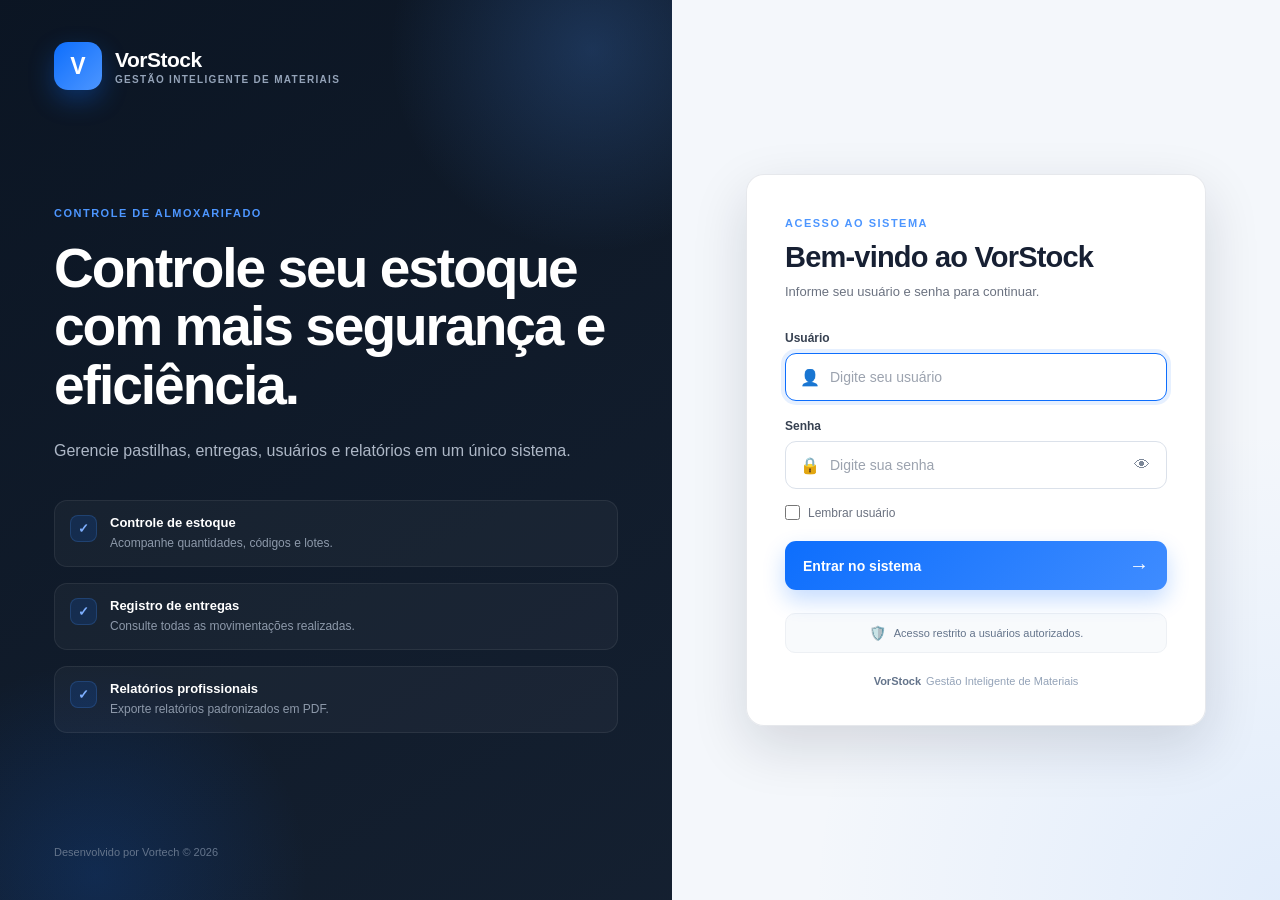
<file: index.html>
<!DOCTYPE html>
<html lang="pt-BR">

<head>
    <meta charset="UTF-8">

    <meta
        name="viewport"
        content="width=device-width, initial-scale=1.0"
    >

    <meta
        name="description"
        content="Acesso ao VorStock — Sistema de Gestão Inteligente de Materiais."
    >

    <title>Login | VorStock</title>

    <link
        rel="stylesheet"
        href="./style.css"
    >
</head>

<body class="login-body">

    <main class="login-container">

        <!-- LADO INSTITUCIONAL -->
        <section class="login-apresentacao">

            <div class="marca">

                <div class="marca-icone">
                    V
                </div>

                <div class="marca-texto">
                    <strong>VorStock</strong>
                    <span>Gestão Inteligente de Materiais</span>
                </div>

            </div>

            <div class="apresentacao-conteudo">

                <span class="apresentacao-etiqueta">
                    CONTROLE DE ALMOXARIFADO
                </span>

                <h1>
                    Controle seu estoque com mais segurança e eficiência.
                </h1>

                <p>
                    Gerencie pastilhas, entregas, usuários e relatórios
                    em um único sistema.
                </p>

                <div class="recursos">

                    <div class="recurso-item">
                        <div class="recurso-icone">
                            ✓
                        </div>

                        <div>
                            <strong>Controle de estoque</strong>

                            <span>
                                Acompanhe quantidades, códigos e lotes.
                            </span>
                        </div>
                    </div>

                    <div class="recurso-item">
                        <div class="recurso-icone">
                            ✓
                        </div>

                        <div>
                            <strong>Registro de entregas</strong>

                            <span>
                                Consulte todas as movimentações realizadas.
                            </span>
                        </div>
                    </div>

                    <div class="recurso-item">
                        <div class="recurso-icone">
                            ✓
                        </div>

                        <div>
                            <strong>Relatórios profissionais</strong>

                            <span>
                                Exporte relatórios padronizados em PDF.
                            </span>
                        </div>
                    </div>

                </div>

            </div>

            <div class="apresentacao-rodape">
                Desenvolvido por Vortech © 2026
            </div>

        </section>


        <!-- ÁREA DE LOGIN -->
        <section class="login-area">

            <div class="login-box">

                <div class="login-cabecalho">

                    <div class="login-logo-mobile">
                        V
                    </div>

                    <span class="login-etiqueta">
                        ACESSO AO SISTEMA
                    </span>

                    <h2>Bem-vindo ao VorStock</h2>

                    <p>
                        Informe seu usuário e senha para continuar.
                    </p>

                </div>


                <form
                    id="formLogin"
                    class="login-formulario"
                    autocomplete="on"
                >

                    <div class="campo-login">

                        <label for="usuario">
                            Usuário
                        </label>

                        <div class="input-container">

                            <span class="input-icone">
                                👤
                            </span>

                            <input
                                type="text"
                                id="usuario"
                                name="usuario"
                                placeholder="Digite seu usuário"
                                autocomplete="username"
                                required
                            >

                        </div>

                    </div>


                    <div class="campo-login">

                        <label for="senha">
                            Senha
                        </label>

                        <div class="input-container">

                            <span class="input-icone">
                                🔒
                            </span>

                            <input
                                type="password"
                                id="senha"
                                name="senha"
                                placeholder="Digite sua senha"
                                autocomplete="current-password"
                                required
                            >

                            <button
                                type="button"
                                id="btnMostrarSenha"
                                class="btn-mostrar-senha"
                                aria-label="Mostrar ou ocultar senha"
                                title="Mostrar senha"
                            >
                                👁
                            </button>

                        </div>

                    </div>


                    <div class="opcoes-login">

                        <label class="lembrar-usuario">

                            <input
                                type="checkbox"
                                id="lembrarUsuario"
                            >

                            <span>Lembrar usuário</span>

                        </label>

                    </div>


                    <button
                        type="submit"
                        id="btnEntrar"
                        class="btn-entrar"
                    >
                        <span>Entrar no sistema</span>

                        <span class="btn-seta">
                            →
                        </span>
                    </button>


                    <div
                        id="erro"
                        class="erro"
                        role="alert"
                        aria-live="polite"
                    ></div>

                </form>


                <div class="login-seguranca">

                    <span class="seguranca-icone">
                        🛡️
                    </span>

                    <span>
                        Acesso restrito a usuários autorizados.
                    </span>

                </div>


                <footer class="login-rodape">

                    <strong>VorStock</strong>

                    <span>
                        Gestão Inteligente de Materiais
                    </span>

                </footer>

            </div>

        </section>

    </main>


    <script src="./login.js"></script>

</body>

</html>
</file>
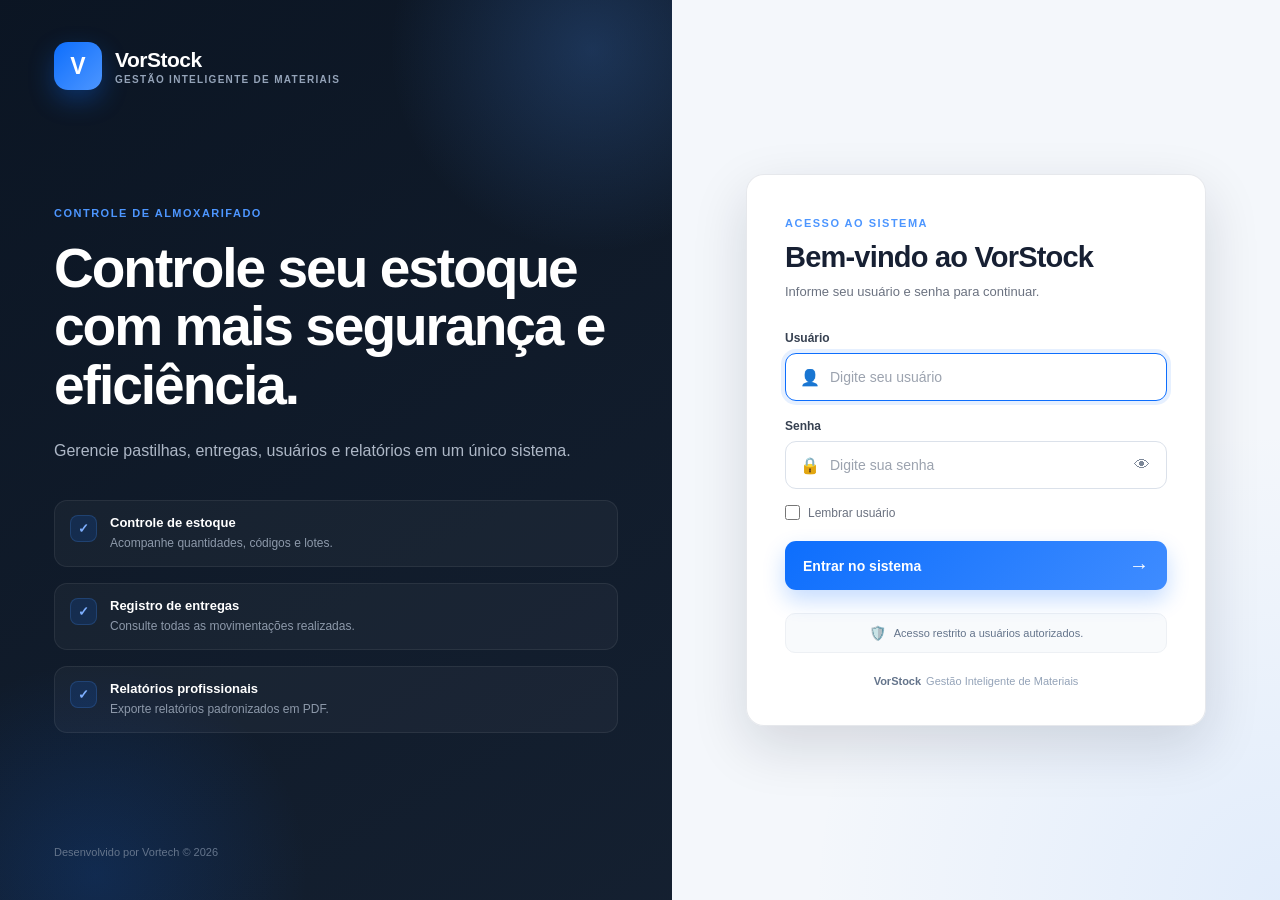
<file: dashboard.html>
<!DOCTYPE html>
<html lang="pt-BR">

<head>
    <meta charset="UTF-8">

    <meta
        name="viewport"
        content="width=device-width, initial-scale=1.0"
    >

    <title>Dashboard | VorStock</title>

    <link rel="stylesheet" href="./dashboard.css">
</head>

<body>

    <!-- =====================================
         SIDEBAR
    ====================================== -->

    <aside class="sidebar">

        <div class="logo-area">

            <div class="logo-icone">
                V
            </div>

            <div class="logo-texto">
                <h2>VorStock</h2>
                <span>Vortech</span>
            </div>

        </div>


        <nav class="menu">

            <p class="menu-titulo">
                MENU PRINCIPAL
            </p>

            


            <a
                href="dashboard.html"
                class="menu-item ativo"
            >
                <span class="menu-icone">⌂</span>
                Dashboard
            </a>


            <a
                href="pastilhas.html"
                class="menu-item"
            >
                <span class="menu-icone">▣</span>
                Estoque
            </a>


            <!--<a
                href="pastilhas.html"
                class="menu-item"
            >
                <span class="menu-icone">＋</span>
                Cadastrar pastilha
            </a>-->


            <a
                href="relatorios.html"
                class="menu-item"
            >
                <span class="menu-icone">▤</span>
                Central de Relatórios
            </a>


            <a
                href="usuarios.html"
                class="menu-item"
            >
                <span class="menu-icone">♙</span>
                Usuários
            </a>

        </nav>


        <div class="sidebar-rodape">

            <div class="usuario-sidebar">

                <div class="avatar">
                    US
                </div>

                <div class="usuario-info">

                    <strong id="nomeUsuario">
                        Usuário
                    </strong>

                    <span>
                        VorStock
                    </span>

                </div>

            </div>


            <button
                type="button"
                id="btnLogout"
                class="btn-logout"
            >
                Sair
            </button>

        </div>

    </aside>


    <!-- =====================================
         CONTEÚDO PRINCIPAL
    ====================================== -->

    <main class="conteudo-principal">

        <!-- TOPO -->

        <header class="topbar">

            <div>

                <p class="topbar-subtitulo">
                    Controle de estoque
                </p>

                <h1>
                    Dashboard
                </h1>

            </div>


            <div class="topbar-data">

                <span>
                    VorStock
                </span>

                <strong>
                    Gestão de Materiais
                </strong>

            </div>

        </header>


        <!-- =====================================
             CARDS
        ====================================== -->

        <section class="cards">

            <article class="card">

                <div class="card-icone">
                    ▤
                </div>

                <div class="card-info">

                    <span>
                        Total de entregas
                    </span>

                    <strong id="totalEntregas">
                        0
                    </strong>

                </div>

            </article>


            <article class="card">

                <div class="card-icone">
                    ♙
                </div>

                <div class="card-info">

                    <span>
                        Operadores atendidos
                    </span>

                    <strong id="totalOperadores">
                        0
                    </strong>

                </div>

            </article>


            <article class="card">

                <div class="card-icone">
                    ▣
                </div>

                <div class="card-info">

                    <span>
                        Pastilhas cadastradas
                    </span>

                    <strong id="totalPastilhas">
                        0
                    </strong>

                </div>

            </article>

        </section>


        <!-- =====================================
             FORMULÁRIO DE ENTREGA
        ====================================== -->

        <section class="painel formulario-painel">

            <div class="painel-cabecalho">

                <div>

                    <span class="painel-etiqueta">
                        MOVIMENTAÇÃO
                    </span>

                    <h2>
                        Registrar entrega
                    </h2>

                    <p>
                        Informe os dados para retirar a quantidade
                        do lote correto no estoque.
                    </p>

                </div>

            </div>


            <div class="formulario-entrega">

                <div class="campo">

                    <label for="operador">
                        Operador
                    </label>

                    <input
                        type="text"
                        id="operador"
                        placeholder="Nome do operador"
                        autocomplete="off"
                    >

                </div>


                <div class="campo">

                    <label for="codigo">
                        Código da pastilha
                    </label>

                    <input
                        type="text"
                        id="codigo"
                        placeholder="Ex.: PA-001"
                        autocomplete="off"
                    >

                </div>


                <div class="campo">

                    <label for="lote">
                        Lote
                    </label>

                    <input
                        type="text"
                        id="lote"
                        placeholder="Informe o lote"
                        autocomplete="off"
                    >

                </div>


                <div class="campo">

                    <label for="quantidade">
                        Quantidade
                    </label>

                    <input
                        type="number"
                        id="quantidade"
                        placeholder="0"
                        min="1"
                        step="1"
                    >

                </div>


                <div class="campo campo-botao">

                    <button
                        type="button"
                        id="btnRegistrar"
                        class="btn-registrar"
                    >
                        Registrar entrega
                    </button>

                </div>

            </div>

        </section>


        <!-- =====================================
             HISTÓRICO
        ====================================== -->

        <section class="painel tabela-painel">

            <div class="painel-cabecalho historico-cabecalho">

                <div>

                    <span class="painel-etiqueta">
                        HISTÓRICO
                    </span>

                    <h2>
                        Entregas registradas
                    </h2>

                    <p>
                        Consulte as movimentações realizadas no sistema.
                    </p>

                </div>


                <div class="campo-pesquisa">

                    <input
                        type="search"
                        id="pesquisa"
                        placeholder="Pesquisar operador, código ou lote"
                        autocomplete="off"
                    >

                </div>

            </div>


            <div class="tabela-container">

                <table>

                    <thead>

                        <tr>

                            <th>Data</th>

                            <th>Hora</th>

                            <th>Operador</th>

                            <th>Código</th>

                            <th>Lote</th>

                            <th>Quantidade</th>

                            <th>Registrado por</th>

                            <th>Ações</th>

                        </tr>

                    </thead>


                    <tbody id="tabelaEntregas">

                        <tr>

                            <td colspan="8">
                                Nenhuma entrega registrada.
                            </td>

                        </tr>

                    </tbody>

                </table>

            </div>

        </section>


        <!-- =====================================
             RODAPÉ
        ====================================== -->

        <footer class="rodape">

            <span>
                VorStock — Gestão Inteligente de Materiais
            </span>

            <span>
                Desenvolvido por Vortech © 2026
            </span>

        </footer>

    </main>


    <!-- =====================================
         JAVASCRIPT
    ====================================== -->

    <script src="./dashboard.js"></script>

</body>

</html>
</file>
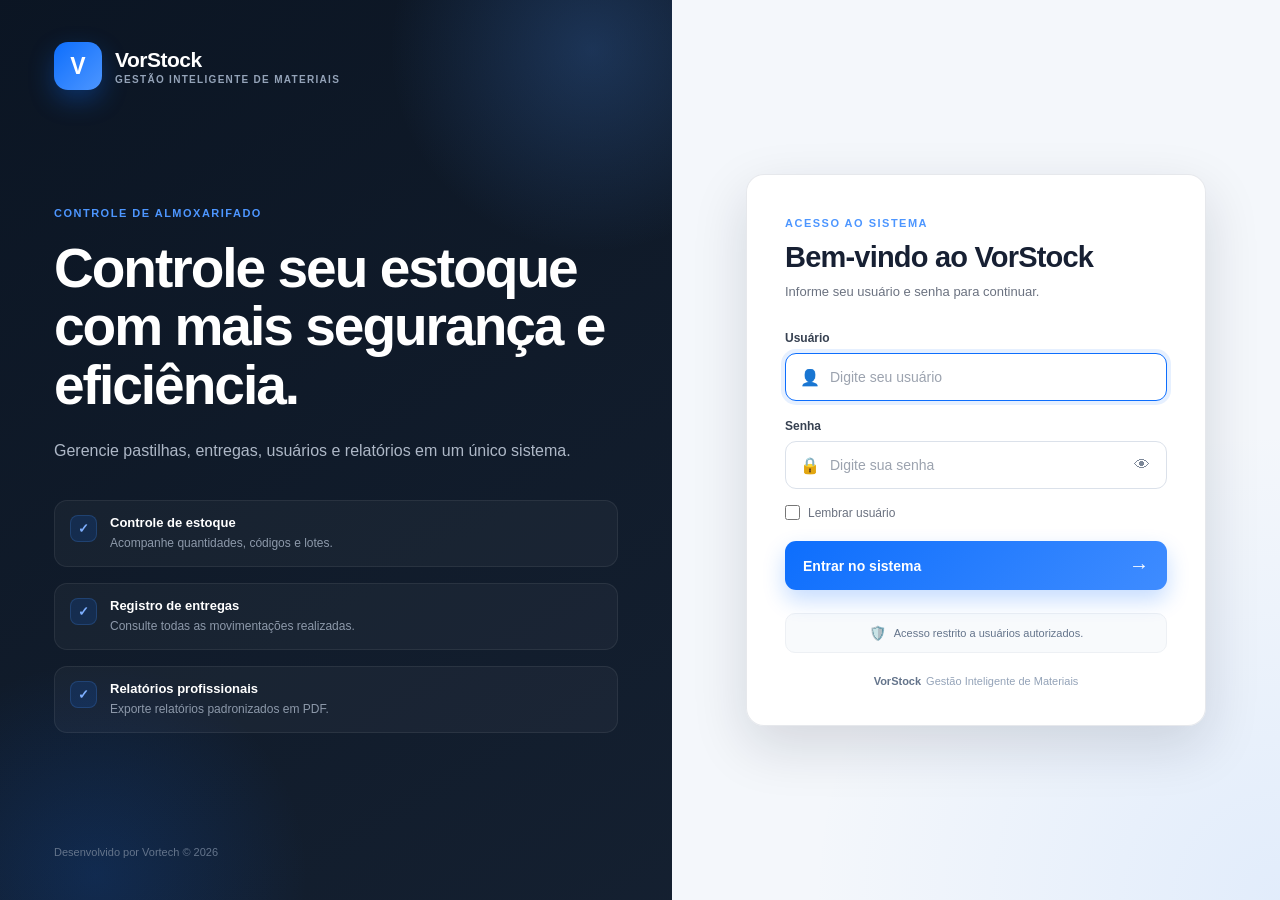
<file: pastilhas.html>
<!DOCTYPE html>
<html lang="pt-BR">

<head>
    <meta charset="UTF-8">

    <meta
        name="viewport"
        content="width=device-width, initial-scale=1.0"
    >

    <title>Pastilhas | VorStock</title>

    <link
        rel="stylesheet"
        href="./pastilha.css"
    >
</head>

<body>

    <!-- =====================================
         SIDEBAR
    ====================================== -->

    <aside class="sidebar">

        <div class="logo-area">

            <div class="logo-icone">
                V
            </div>

            <div class="logo-texto">
                <h2>VorStock</h2>
                <span>Vortech</span>
            </div>

        </div>


        <nav class="menu">

            <p class="menu-titulo">
                MENU PRINCIPAL
            </p>


            <a
                href="dashboard.html"
                class="menu-item"
            >
                <span class="menu-icone">⌂</span>
                Dashboard
            </a>


            <a
                href="pastilhas.html"
                class="menu-item ativo"
            >
                <span class="menu-icone">▣</span>
                Estoque
            </a>


            <!--<a
                href="pastilhas.html"
                class="menu-item"
            >
                <span class="menu-icone">＋</span>
                Cadastrar pastilha
            </a>-->


            <a
                href="relatorios.html"
                class="menu-item"
            >
                <span class="menu-icone">▤</span>
                Central de Relatórios
            </a>


            <a
                href="usuarios.html"
                class="menu-item"
            >
                <span class="menu-icone">♙</span>
                Usuários
            </a>

        </nav>


        <div class="sidebar-rodape">

            <div class="usuario-sidebar">

                <div class="avatar">
                    US
                </div>

                <div class="usuario-info">

                    <strong id="nomeUsuario">
                        Usuário
                    </strong>

                    <span>
                        VorStock
                    </span>

                </div>

            </div>


            <button
                type="button"
                id="btnLogout"
                class="btn-logout"
            >
                Sair
            </button>

        </div>

    </aside>


    <!-- =====================================
         CONTEÚDO PRINCIPAL
    ====================================== -->

    <main class="conteudo-principal">

        <!-- TOPO -->

        <header class="topbar">

            <div>

                <p class="topbar-subtitulo">
                    Controle de estoque
                </p>

                <h1>
                    Pastilhas
                </h1>

            </div>


            <div class="topbar-data">

                <span>
                    VorStock
                </span>

                <strong>
                    Gestão de Materiais
                </strong>

            </div>

        </header>


        <!-- =====================================
             CARDS
        ====================================== -->

        <section class="cards">

            <article class="card">

                <div class="card-icone">
                    ▣
                </div>

                <div class="card-info">

                    <span>
                        Total de pastilhas
                    </span>

                    <strong id="totalPastilhas">
                        0
                    </strong>

                </div>

            </article>


            <article class="card">

                <div class="card-icone">
                    !
                </div>

                <div class="card-info">

                    <span>
                        Estoque baixo
                    </span>

                    <strong id="estoqueBaixo">
                        0
                    </strong>

                </div>

            </article>


            <article class="card">

                <div class="card-icone">
                    #
                </div>

                <div class="card-info">

                    <span>
                        Quantidade total
                    </span>

                    <strong id="quantidadeTotal">
                        0
                    </strong>

                </div>

            </article>

        </section>


        <!-- =====================================
             FORMULÁRIO
        ====================================== -->

        <section class="painel formulario-painel">

            <div class="painel-cabecalho">

                <div>

                    <span class="painel-etiqueta">
                        CADASTRO
                    </span>

                    <h2>
                        Nova pastilha
                    </h2>

                    <p>
                        Informe os dados da pastilha e do lote para adicionar
                        o material ao estoque.
                    </p>

                </div>

            </div>


            <div class="formulario-pastilha">

                <div class="campo">

                    <label for="codigo">
                        Código
                    </label>

                    <input
                        type="text"
                        id="codigo"
                        placeholder="Ex.: PA-001"
                        autocomplete="off"
                    >

                </div>


                <div class="campo">

                    <label for="descricao">
                        Descrição
                    </label>

                    <input
                        type="text"
                        id="descricao"
                        placeholder="Descrição da pastilha"
                        autocomplete="off"
                    >

                </div>


                <div class="campo">

                    <label for="fabricante">
                        Fabricante
                    </label>

                    <input
                        type="text"
                        id="fabricante"
                        placeholder="Nome do fabricante"
                        autocomplete="off"
                    >

                </div>


                <div class="campo">

                    <label for="lote">
                        Lote
                    </label>

                    <input
                        type="text"
                        id="lote"
                        placeholder="Número do lote"
                        autocomplete="off"
                    >

                </div>


                <div class="campo">

                    <label for="quantidade">
                        Quantidade
                    </label>

                    <input
                        type="number"
                        id="quantidade"
                        placeholder="0"
                        min="1"
                        step="1"
                    >

                </div>


                <div class="campo">

                    <label for="estoqueMinimo">
                        Estoque mínimo
                    </label>

                    <input
                        type="number"
                        id="estoqueMinimo"
                        placeholder="0"
                        min="0"
                        step="1"
                    >

                </div>


                <div class="campo campo-botao">

                    <button
                        type="button"
                        id="btnCadastrarPastilha"
                        class="btn-cadastrar"
                    >
                        Cadastrar pastilha
                    </button>

                </div>

            </div>

        </section>


        <!-- =====================================
             ESTOQUE
        ====================================== -->

        <section class="painel tabela-painel">

            <div class="painel-cabecalho estoque-cabecalho">

                <div>

                    <span class="painel-etiqueta">
                        ESTOQUE
                    </span>

                    <h2>
                        Estoque de pastilhas
                    </h2>

                    <p>
                        Consulte os códigos, lotes e quantidades cadastradas.
                    </p>

                </div>

            </div>


            <div class="tabela-container">

                <table>

                    <thead>

                        <tr>
                            <th>Código</th>
                            <th>Descrição</th>
                            <th>Fabricante</th>
                            <th>Lote</th>
                            <th>Quantidade</th>
                            <th>Status</th>
                            <th>Ação</th>
                        </tr>

                    </thead>


                    <tbody id="tabelaPastilhas">

                        <tr>

                            <td colspan="7">
                                Nenhuma pastilha cadastrada.
                            </td>

                        </tr>

                    </tbody>

                </table>

            </div>

        </section>


        <!-- =====================================
             RODAPÉ
        ====================================== -->

        <footer class="rodape">

            <span>
                VorStock — Gestão Inteligente de Materiais
            </span>

            <span>
                Desenvolvido por Vortech © 2026
            </span>

        </footer>

    </main>


    <!-- =====================================
         JAVASCRIPT
    ====================================== -->

    <script src="./pastilhas.js"></script>

</body>

</html>
</file>
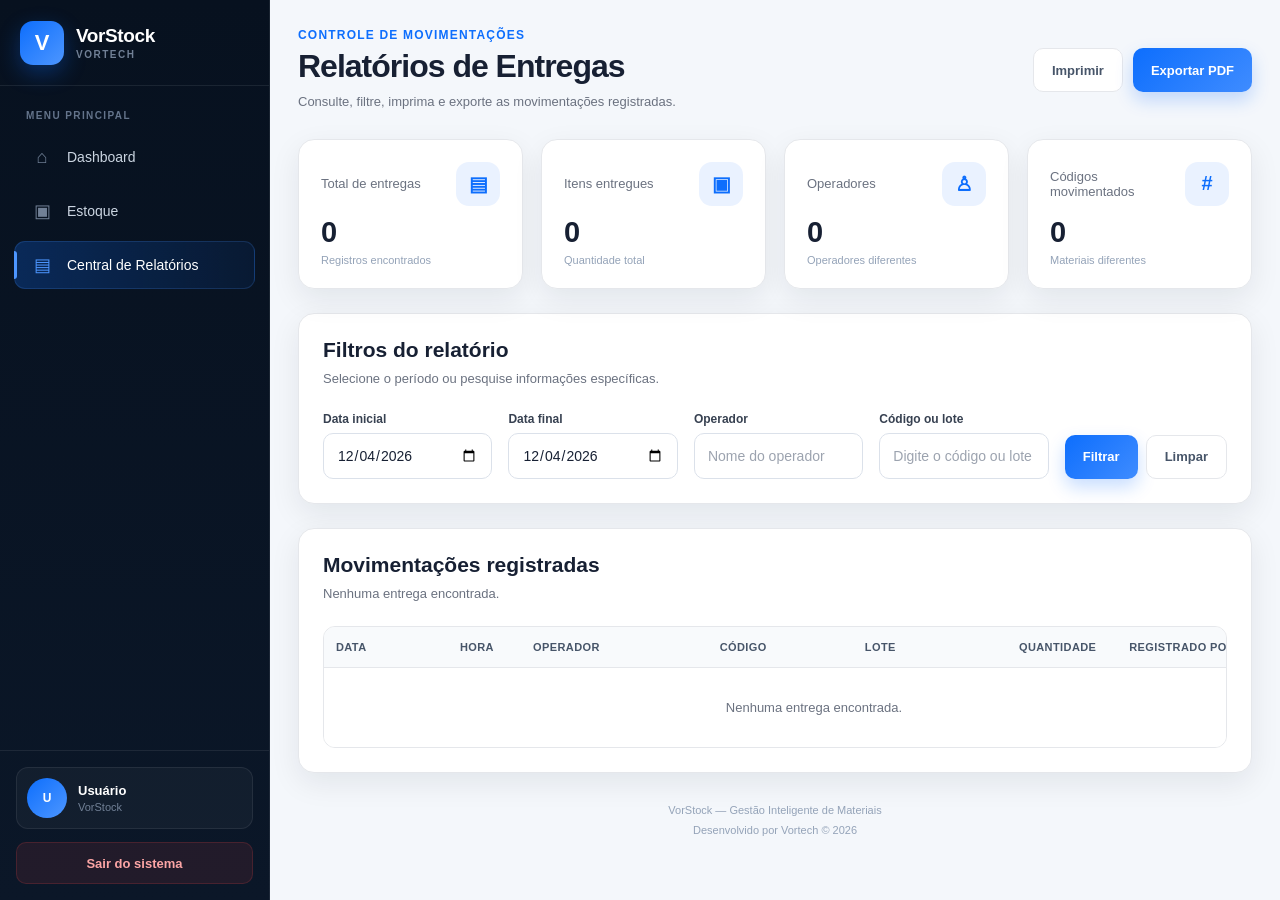
<file: relatorios.html>
<!DOCTYPE html>
<html lang="pt-BR">

<head>
    <meta charset="UTF-8">

    <meta
        name="viewport"
        content="width=device-width, initial-scale=1.0"
    >

    <title>Relatórios | VorStock</title>

    <link
        rel="stylesheet"
        href="./relatorios.css"
    >
</head>

<body>

    <div class="layout">

        <!-- SIDEBAR -->

        <aside class="sidebar">

            <div class="logo-area">

                <div class="logo-icone">
                    V
                </div>

                <div class="logo-texto">
                    <h1>VorStock</h1>
                    <span>VORTECH</span>
                </div>

            </div>

            <nav class="menu">

                <span class="menu-titulo">
                    Menu principal
                </span>

                <a
                    href="dashboard.html"
                    class="menu-item"
                >
                    <span class="menu-icone">⌂</span>
                    Dashboard
                </a>

                <a
                    href="pastilhas.html"
                    class="menu-item"
                >
                    <span class="menu-icone">▣</span>
                    Estoque
                </a>

                <!--<a
                    href="pastilhas.html"
                    class="menu-item"
                >
                    <span class="menu-icone">＋</span>
                    Cadastro de Pastilhas
                </a>-->

                <a
                    href="relatorios.html"
                    class="menu-item ativo"
                >
                    <span class="menu-icone">▤</span>
                    Central de Relatórios
                </a>

                <a
                    href="usuarios.html"
                    class="menu-item admin-only"
                >
                    <span class="menu-icone">♙</span>
                    Usuários
                </a>

            </nav>

            <div class="sidebar-rodape">

                <div class="usuario-sidebar">

                    <div
                        class="avatar"
                        id="avatarUsuario"
                    >
                        U
                    </div>

                    <div class="dados-usuario">

                        <strong id="nomeUsuarioLogado">
                            Usuário
                        </strong>

                        <span id="perfilUsuarioLogado">
                            VorStock
                        </span>

                    </div>

                </div>

                <button
                    type="button"
                    class="btn-logout"
                    id="btnLogout"
                >
                    Sair do sistema
                </button>

            </div>

        </aside>

        <!-- CONTEÚDO PRINCIPAL -->

        <main class="conteudo">

            <header class="topo">

                <div class="topo-texto">

                    <h2>
                        Relatórios de Entregas
                    </h2>

                    <p>
                        Consulte, filtre, imprima e exporte as movimentações registradas.
                    </p>

                </div>

                <div class="topo-acoes">

                    <button
                        type="button"
                        class="btn btn-secundario"
                        id="btnImprimir"
                    >
                        Imprimir
                    </button>

                    <button
                        type="button"
                        class="btn btn-primario"
                        id="btnExportarPDF"
                    >
                        Exportar PDF
                    </button>

                </div>

            </header>

            <!-- CARDS -->

            <section class="cards">

                <article class="card">

                    <div class="card-cabecalho">

                        <span>
                            Total de entregas
                        </span>

                        <div class="card-icone">
                            ▤
                        </div>

                    </div>

                    <strong id="totalEntregas">
                        0
                    </strong>

                    <small>
                        Registros encontrados
                    </small>

                </article>

                <article class="card">

                    <div class="card-cabecalho">

                        <span>
                            Itens entregues
                        </span>

                        <div class="card-icone">
                            ▣
                        </div>

                    </div>

                    <strong id="totalItensEntregues">
                        0
                    </strong>

                    <small>
                        Quantidade total
                    </small>

                </article>

                <article class="card">

                    <div class="card-cabecalho">

                        <span>
                            Operadores
                        </span>

                        <div class="card-icone">
                            ♙
                        </div>

                    </div>

                    <strong id="totalOperadores">
                        0
                    </strong>

                    <small>
                        Operadores diferentes
                    </small>

                </article>

                <article class="card">

                    <div class="card-cabecalho">

                        <span>
                            Códigos movimentados
                        </span>

                        <div class="card-icone">
                            #
                        </div>

                    </div>

                    <strong id="totalCodigos">
                        0
                    </strong>

                    <small>
                        Materiais diferentes
                    </small>

                </article>

            </section>

            <!-- FILTROS -->

            <section class="painel painel-filtros">

                <div class="painel-cabecalho">

                    <div>

                        <h3>
                            Filtros do relatório
                        </h3>

                        <p>
                            Selecione o período ou pesquise informações específicas.
                        </p>

                    </div>

                </div>

                <div class="filtros">

                    <div class="campo">

                        <label for="dataInicial">
                            Data inicial
                        </label>

                        <input
                            type="date"
                            id="dataInicial"
                        >

                    </div>

                    <div class="campo">

                        <label for="dataFinal">
                            Data final
                        </label>

                        <input
                            type="date"
                            id="dataFinal"
                        >

                    </div>

                    <div class="campo">

                        <label for="filtroOperador">
                            Operador
                        </label>

                        <input
                            type="text"
                            id="filtroOperador"
                            placeholder="Nome do operador"
                        >

                    </div>

                    <div class="campo">

                        <label for="filtroCodigo">
                            Código ou lote
                        </label>

                        <input
                            type="text"
                            id="filtroCodigo"
                            placeholder="Digite o código ou lote"
                        >

                    </div>

                    <div class="acoes-filtros">

                        <button
                            type="button"
                            class="btn btn-primario"
                            id="btnFiltrar"
                        >
                            Filtrar
                        </button>

                        <button
                            type="button"
                            class="btn btn-secundario"
                            id="btnLimparFiltros"
                        >
                            Limpar
                        </button>

                    </div>

                </div>

            </section>

            <!-- TABELA -->

            <section class="painel">

                <div class="painel-cabecalho">

                    <div>

                        <h3>
                            Movimentações registradas
                        </h3>

                        <p id="textoResultado">
                            Exibindo todas as entregas.
                        </p>

                    </div>

                </div>

                <div class="tabela-container">

                    <table>

                        <thead>

                            <tr>
                                <th>Data</th>
                                <th>Hora</th>
                                <th>Operador</th>
                                <th>Código</th>
                                <th>Lote</th>
                                <th>Quantidade</th>
                                <th>Registrado por</th>
                            </tr>

                        </thead>

                        <tbody id="tabelaRelatorios">

                            <tr>

                                <td
                                    colspan="7"
                                    class="mensagem-vazia"
                                >
                                    Nenhuma entrega registrada.
                                </td>

                            </tr>

                        </tbody>

                    </table>

                </div>

            </section>

            <footer class="rodape">

                VorStock — Gestão Inteligente de Materiais

                <br>

                Desenvolvido por Vortech © 2026

            </footer>

        </main>

    </div>

    <script src="./relatorios.js"></script>

</body>

</html>
</file>
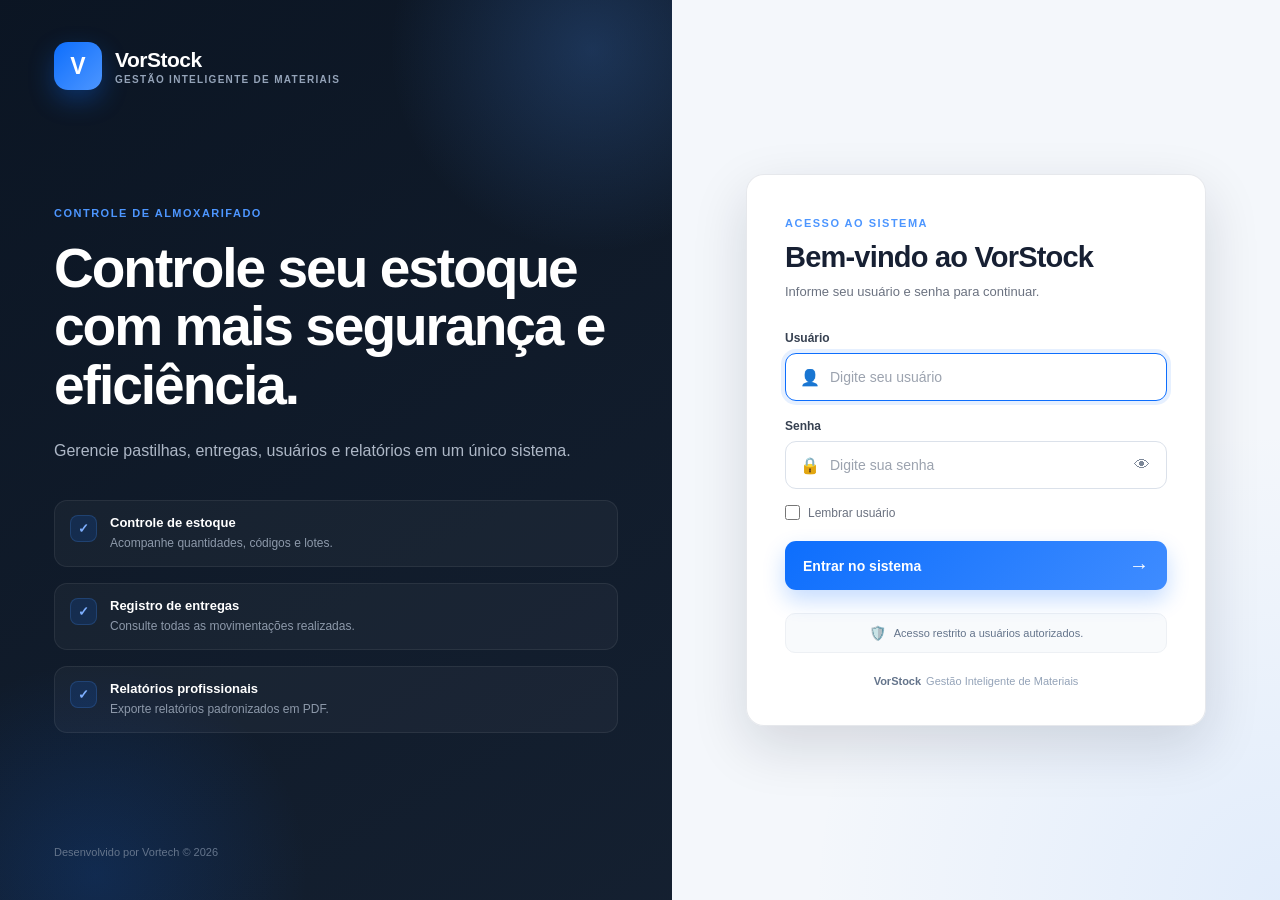
<file: usuarios.html>
<!DOCTYPE html>
<html lang="pt-BR">

<head>
    <meta charset="UTF-8">

    <meta
        name="viewport"
        content="width=device-width, initial-scale=1.0"
    >

    <title>Usuários | VorStock</title>

    <link
        rel="stylesheet"
        href="./usuarios.css"
    >
</head>

<body>

    <!-- ===============================
         SIDEBAR
    ================================ -->

    <aside class="sidebar">

        <div class="logo-area">

            <div class="logo-icone">
                V
            </div>

            <div class="logo-texto">
                <h2>VorStock</h2>
                <span>Vortech</span>
            </div>

        </div>


        <nav class="menu">

            <p class="menu-titulo">
                MENU PRINCIPAL
            </p>


            <a
                href="dashboard.html"
                class="menu-item"
            >
                <span class="menu-icone">⌂</span>
                Dashboard
            </a>


            <a
                href="pastilhas.html"
                class="menu-item"
            >
                <span class="menu-icone">▣</span>
                Estoque
            </a>


            <!--<a
                href="pastilhas.html"
                class="menu-item"
            >
                <span class="menu-icone">＋</span>
                Cadastrar pastilha
            </a>-->


            <a
                href="relatorios.html"
                class="menu-item"
            >
                <span class="menu-icone">▤</span>
                Central de Relatórios
            </a>


            <a
                href="usuarios.html"
                class="menu-item ativo"
            >
                <span class="menu-icone">♙</span>
                Usuários
            </a>

        </nav>


        <div class="sidebar-rodape">

            <div class="usuario-sidebar">

                <div class="avatar">
                    US
                </div>

                <div class="usuario-info">

                    <strong id="nomeUsuarioLogado">
                        Usuário
                    </strong>

                    <span id="perfilUsuarioLogado">
                        VorStock
                    </span>

                </div>

            </div>


            <button
                type="button"
                id="btnLogout"
                class="btn-logout"
            >
                Sair
            </button>

        </div>

    </aside>


    <!-- ===============================
         CONTEÚDO PRINCIPAL
    ================================ -->

    <main class="conteudo-principal">

        <!-- TOPO -->

        <header class="topbar">

            <div>

                <p class="topbar-subtitulo">
                    Administração
                </p>

                <h1>
                    Usuários
                </h1>

            </div>


            <div class="topbar-data">

                <span>
                    VorStock
                </span>

                <strong>
                    Gestão de Acessos
                </strong>

            </div>

        </header>


        <!-- ===============================
             CARDS
        ================================ -->

        <section class="cards">

            <article class="card">

                <div class="card-icone">
                    ♙
                </div>

                <div class="card-info">

                    <span>
                        Total de usuários
                    </span>

                    <strong id="totalUsuarios">
                        0
                    </strong>

                </div>

            </article>


            <article class="card">

                <div class="card-icone">
                    ★
                </div>

                <div class="card-info">

                    <span>
                        Administradores
                    </span>

                    <strong id="totalAdministradores">
                        0
                    </strong>

                </div>

            </article>


            <article class="card">

                <div class="card-icone">
                    ✓
                </div>

                <div class="card-info">

                    <span>
                        Usuários ativos
                    </span>

                    <strong id="totalUsuariosAtivos">
                        0
                    </strong>

                </div>

            </article>

        </section>


        <!-- ===============================
             FORMULÁRIO
        ================================ -->

        <section class="painel formulario-painel">

            <div class="painel-cabecalho">

                <div>

                    <span class="painel-etiqueta">
                        CADASTRO
                    </span>

                    <h2>
                        Novo usuário
                    </h2>

                    <p>
                        Cadastre um novo usuário e defina o nível de acesso
                        ao sistema.
                    </p>

                </div>

            </div>


            <div class="formulario-usuario">

                <div class="campo">

                    <label for="nome">
                        Nome completo
                    </label>

                    <input
                        type="text"
                        id="nome"
                        placeholder="Nome do usuário"
                        autocomplete="off"
                    >

                </div>


                <div class="campo">

                    <label for="usuario">
                        Usuário
                    </label>

                    <input
                        type="text"
                        id="usuario"
                        placeholder="Nome de acesso"
                        autocomplete="off"
                    >

                </div>


                <div class="campo">

                    <label for="senha">
                        Senha
                    </label>

                    <input
                        type="password"
                        id="senha"
                        placeholder="Digite uma senha"
                        autocomplete="new-password"
                    >

                </div>


                <div class="campo">

                    <label for="confirmarSenha">
                        Confirmar senha
                    </label>

                    <input
                        type="password"
                        id="confirmarSenha"
                        placeholder="Repita a senha"
                        autocomplete="new-password"
                    >

                </div>


                <div class="campo">

                    <label for="perfil">
                        Perfil
                    </label>

                    <select id="perfil">

                        <option value="">
                            Selecione
                        </option>

                        <option value="Administrador">
                            Administrador
                        </option>

                        <option value="Usuário">
                            Usuário
                        </option>

                    </select>

                </div>


                <div class="campo">

                    <label for="status">
                        Status
                    </label>

                    <select id="status">

                        <option value="Ativo">
                            Ativo
                        </option>

                        <option value="Inativo">
                            Inativo
                        </option>

                    </select>

                </div>


                <div class="campo campo-botao">

                    <button
                        type="button"
                        id="btnCadastrarUsuario"
                        class="btn-cadastrar"
                    >
                        Cadastrar usuário
                    </button>

                </div>

            </div>

        </section>


        <!-- ===============================
             TABELA
        ================================ -->

        <section class="painel tabela-painel">

            <div class="painel-cabecalho usuarios-cabecalho">

                <div>

                    <span class="painel-etiqueta">
                        ACESSOS
                    </span>

                    <h2>
                        Usuários cadastrados
                    </h2>

                    <p>
                        Consulte os usuários que possuem acesso ao VorStock.
                    </p>

                </div>


                <div class="campo-pesquisa">

                    <input
                        type="search"
                        id="pesquisaUsuarios"
                        placeholder="Pesquisar nome ou usuário"
                        autocomplete="off"
                    >

                </div>

            </div>


            <div class="tabela-container">

                <table>

                    <thead>

                        <tr>
                            <th>Nome</th>
                            <th>Usuário</th>
                            <th>Perfil</th>
                            <th>Status</th>
                            <th>Data de cadastro</th>
                            <th>Ações</th>
                        </tr>

                    </thead>


                    <tbody id="tabelaUsuarios">

                        <tr>

                            <td colspan="6">
                                Nenhum usuário cadastrado.
                            </td>

                        </tr>

                    </tbody>

                </table>

            </div>

        </section>


        <!-- ===============================
             RODAPÉ
        ================================ -->

        <footer class="rodape">

            <span>
                VorStock — Gestão Inteligente de Materiais
            </span>

            <span>
                Desenvolvido por Vortech © 2026
            </span>

        </footer>

    </main>


    <script src="./usuarios.js"></script>

</body>

</html>
</file>
<file: style.css>
/*========================================
    VORSTOCK
    LOGIN.CSS / STYLE.CSS
========================================*/


/* ===============================
   VARIÁVEIS
=============================== */

:root {
    --cor-primaria: #0d6efd;
    --cor-primaria-clara: #4d96ff;
    --cor-primaria-suave: #eaf2ff;

    --cor-fundo: #f4f7fb;
    --cor-card: #ffffff;

    --cor-texto: #172033;
    --cor-texto-secundario: #6b7280;

    --cor-borda: #e5e7eb;

    --cor-sidebar: #07111f;
    --cor-sidebar-secundaria: #0b1728;

    --cor-perigo: #dc2626;
    --cor-perigo-fundo: #fee2e2;

    --sombra:
        0 20px 55px rgba(15, 23, 42, 0.14);

    --raio: 18px;
}


/* ===============================
   RESET
=============================== */

* {
    margin: 0;
    padding: 0;
    box-sizing: border-box;
}


html {
    min-height: 100%;
}


body {
    min-height: 100vh;

    color: var(--cor-texto);

    font-family:
        -apple-system,
        BlinkMacSystemFont,
        "Segoe UI",
        Roboto,
        Helvetica,
        Arial,
        sans-serif;

    -webkit-font-smoothing: antialiased;
}


button,
input {
    font-family: inherit;
}


button {
    border: 0;
}


/* ===============================
   FUNDO DA PÁGINA
=============================== */

.login-body {
    min-height: 100vh;

    background:
        radial-gradient(
            circle at top left,
            rgba(13, 110, 253, 0.13),
            transparent 32%
        ),
        radial-gradient(
            circle at bottom right,
            rgba(77, 150, 255, 0.11),
            transparent 30%
        ),
        var(--cor-fundo);

    overflow-x: hidden;
}


/* ===============================
   CONTAINER PRINCIPAL
=============================== */

.login-container {
    display: grid;

    grid-template-columns:
        minmax(420px, 1.05fr)
        minmax(420px, 0.95fr);

    min-height: 100vh;
}


/* ===============================
   ÁREA INSTITUCIONAL
=============================== */

.login-apresentacao {
    position: relative;

    display: flex;
    flex-direction: column;
    justify-content: space-between;

    min-height: 100vh;
    padding: 42px 54px;

    background:
        linear-gradient(
            150deg,
            rgba(7, 17, 31, 0.98),
            rgba(11, 23, 40, 0.96)
        );

    color: #ffffff;

    overflow: hidden;
}


.login-apresentacao::before {
    position: absolute;
    top: -160px;
    right: -130px;

    width: 420px;
    height: 420px;

    background:
        radial-gradient(
            circle,
            rgba(77, 150, 255, 0.22),
            transparent 68%
        );

    border-radius: 50%;

    content: "";
}


.login-apresentacao::after {
    position: absolute;
    bottom: -190px;
    left: -120px;

    width: 430px;
    height: 430px;

    background:
        radial-gradient(
            circle,
            rgba(13, 110, 253, 0.17),
            transparent 70%
        );

    border-radius: 50%;

    content: "";
}


.marca,
.apresentacao-conteudo,
.apresentacao-rodape {
    position: relative;
    z-index: 2;
}


/* ===============================
   MARCA
=============================== */

.marca {
    display: flex;
    align-items: center;
    gap: 13px;
}


.marca-icone,
.login-logo-mobile {
    display: flex;
    align-items: center;
    justify-content: center;

    width: 48px;
    height: 48px;
    min-width: 48px;

    background:
        linear-gradient(
            135deg,
            var(--cor-primaria),
            var(--cor-primaria-clara)
        );

    color: #ffffff;

    border-radius: 14px;

    font-size: 23px;
    font-weight: 800;

    box-shadow:
        0 10px 26px rgba(13, 110, 253, 0.32);
}


.marca-texto {
    display: flex;
    flex-direction: column;
}


.marca-texto strong {
    font-size: 21px;
    font-weight: 750;

    letter-spacing: -0.5px;
}


.marca-texto span {
    margin-top: 2px;

    color: #94a3b8;

    font-size: 10px;
    font-weight: 700;

    letter-spacing: 1.3px;
    text-transform: uppercase;
}


/* ===============================
   CONTEÚDO DA APRESENTAÇÃO
=============================== */

.apresentacao-conteudo {
    max-width: 620px;
    margin: 70px 0;
}


.apresentacao-etiqueta,
.login-etiqueta {
    display: inline-block;

    color: var(--cor-primaria-clara);

    font-size: 11px;
    font-weight: 800;

    letter-spacing: 1.5px;
    text-transform: uppercase;
}


.apresentacao-conteudo h1 {
    max-width: 620px;

    margin-top: 18px;

    color: #ffffff;

    font-size: clamp(38px, 4.3vw, 62px);
    font-weight: 760;

    line-height: 1.06;
    letter-spacing: -2px;
}


.apresentacao-conteudo > p {
    max-width: 560px;

    margin-top: 23px;

    color: #aeb8c7;

    font-size: 16px;
    line-height: 1.8;
}


/* ===============================
   RECURSOS
=============================== */

.recursos {
    display: grid;
    gap: 16px;

    margin-top: 34px;
}


.recurso-item {
    display: flex;
    align-items: flex-start;
    gap: 13px;

    padding: 14px 15px;

    background:
        rgba(255, 255, 255, 0.035);

    border:
        1px solid rgba(255, 255, 255, 0.07);

    border-radius: 13px;

    transition:
        background 0.2s ease,
        border-color 0.2s ease,
        transform 0.2s ease;
}


.recurso-item:hover {
    background:
        rgba(255, 255, 255, 0.06);

    border-color:
        rgba(77, 150, 255, 0.18);

    transform: translateX(3px);
}


.recurso-icone {
    display: flex;
    align-items: center;
    justify-content: center;

    width: 27px;
    height: 27px;
    min-width: 27px;

    background:
        rgba(13, 110, 253, 0.15);

    color: #7fb0ff;

    border:
        1px solid rgba(77, 150, 255, 0.2);

    border-radius: 8px;

    font-size: 13px;
    font-weight: 800;
}


.recurso-item strong {
    display: block;

    color: #ffffff;

    font-size: 13px;
    font-weight: 700;
}


.recurso-item span {
    display: block;

    margin-top: 4px;

    color: #8d99aa;

    font-size: 12px;
    line-height: 1.5;
}


/* ===============================
   RODAPÉ DA APRESENTAÇÃO
=============================== */

.apresentacao-rodape {
    color: #64748b;

    font-size: 11px;
}


/* ===============================
   ÁREA DE LOGIN
=============================== */

.login-area {
    display: flex;
    align-items: center;
    justify-content: center;

    min-height: 100vh;
    padding: 42px;
}


/* ===============================
   CAIXA DE LOGIN
=============================== */

.login-box {
    width: 100%;
    max-width: 460px;
    padding: 38px;

    background:
        rgba(255, 255, 255, 0.96);

    border:
        1px solid rgba(229, 231, 235, 0.95);

    border-radius: var(--raio);

    box-shadow: var(--sombra);

    backdrop-filter: blur(12px);
}


/* ===============================
   CABEÇALHO DO LOGIN
=============================== */

.login-cabecalho {
    margin-bottom: 29px;
}


.login-logo-mobile {
    display: none;

    margin-bottom: 20px;
}


.login-cabecalho h2 {
    margin-top: 10px;

    color: var(--cor-texto);

    font-size: 29px;
    font-weight: 750;

    letter-spacing: -0.8px;
}


.login-cabecalho p {
    margin-top: 8px;

    color: var(--cor-texto-secundario);

    font-size: 13px;
    line-height: 1.6;
}


/* ===============================
   FORMULÁRIO
=============================== */

.login-formulario {
    display: flex;
    flex-direction: column;
    gap: 18px;
}


.campo-login {
    display: flex;
    flex-direction: column;
}


.campo-login label {
    margin-bottom: 8px;

    color: #374151;

    font-size: 12px;
    font-weight: 650;
}


.input-container {
    position: relative;

    display: flex;
    align-items: center;
}


.input-container input {
    width: 100%;
    height: 48px;

    padding:
        0 48px
        0 44px;

    background: #ffffff;
    color: var(--cor-texto);

    border:
        1px solid #dbe1ea;

    border-radius: 11px;

    font-size: 14px;

    outline: none;

    transition:
        border-color 0.2s ease,
        box-shadow 0.2s ease,
        background 0.2s ease;
}


.input-container input::placeholder {
    color: #9ca3af;
}


.input-container input:hover {
    border-color: #cbd5e1;
}


.input-container input:focus {
    border-color: var(--cor-primaria);

    box-shadow:
        0 0 0 4px rgba(13, 110, 253, 0.1);
}


.input-icone {
    position: absolute;
    left: 15px;
    z-index: 2;

    display: flex;
    align-items: center;
    justify-content: center;

    color: #7c8798;

    font-size: 16px;

    pointer-events: none;
}


.btn-mostrar-senha {
    position: absolute;
    right: 8px;

    display: flex;
    align-items: center;
    justify-content: center;

    width: 34px;
    height: 34px;

    background: transparent;
    color: #7c8798;

    border-radius: 8px;

    font-size: 16px;

    cursor: pointer;

    transition:
        background 0.2s ease,
        color 0.2s ease;
}


.btn-mostrar-senha:hover {
    background: var(--cor-primaria-suave);
    color: var(--cor-primaria);
}


/* ===============================
   OPÇÕES
=============================== */

.opcoes-login {
    display: flex;
    align-items: center;
    justify-content: space-between;

    margin-top: -2px;
}


.lembrar-usuario {
    display: inline-flex;
    align-items: center;
    gap: 8px;

    color: var(--cor-texto-secundario);

    font-size: 12px;

    cursor: pointer;
}


.lembrar-usuario input {
    width: 15px;
    height: 15px;

    accent-color: var(--cor-primaria);

    cursor: pointer;
}


/* ===============================
   BOTÃO ENTRAR
=============================== */

.btn-entrar {
    display: flex;
    align-items: center;
    justify-content: space-between;

    width: 100%;
    height: 49px;
    margin-top: 3px;
    padding: 0 18px;

    background:
        linear-gradient(
            135deg,
            var(--cor-primaria),
            #3f8cff
        );

    color: #ffffff;

    border-radius: 11px;

    font-size: 14px;
    font-weight: 700;

    cursor: pointer;

    box-shadow:
        0 10px 22px rgba(13, 110, 253, 0.24);

    transition:
        transform 0.2s ease,
        box-shadow 0.2s ease,
        filter 0.2s ease;
}


.btn-entrar:hover {
    transform: translateY(-1px);

    box-shadow:
        0 13px 27px rgba(13, 110, 253, 0.3);

    filter: brightness(1.03);
}


.btn-entrar:active {
    transform: translateY(0);
}


.btn-entrar:disabled {
    opacity: 0.65;

    cursor: not-allowed;

    transform: none;
}


.btn-seta {
    font-size: 20px;
    font-weight: 400;
}


/* ===============================
   MENSAGEM DE ERRO
=============================== */

.erro {
    display: none;

    min-height: 0;
    padding: 11px 13px;

    background: var(--cor-perigo-fundo);
    color: var(--cor-perigo);

    border:
        1px solid #fecaca;

    border-radius: 9px;

    font-size: 12px;
    font-weight: 600;

    line-height: 1.5;
}


.erro:not(:empty) {
    display: block;
}


/* ===============================
   AVISO DE SEGURANÇA
=============================== */

.login-seguranca {
    display: flex;
    align-items: center;
    justify-content: center;
    gap: 8px;

    margin-top: 23px;
    padding: 11px 13px;

    background: #f8fafc;
    color: #64748b;

    border: 1px solid #edf0f4;
    border-radius: 10px;

    font-size: 11px;
}


.seguranca-icone {
    font-size: 14px;
}


/* ===============================
   RODAPÉ DO LOGIN
=============================== */

.login-rodape {
    display: flex;
    align-items: center;
    justify-content: center;
    gap: 5px;

    margin-top: 22px;

    color: #94a3b8;

    font-size: 11px;
}


.login-rodape strong {
    color: #64748b;
}


/* ===============================
   RESPONSIVIDADE
=============================== */

@media (max-width: 1050px) {

    .login-container {
        grid-template-columns:
            minmax(360px, 0.9fr)
            minmax(400px, 1.1fr);
    }


    .login-apresentacao {
        padding: 38px;
    }


    .apresentacao-conteudo h1 {
        font-size: 43px;
    }

}


@media (max-width: 850px) {

    .login-container {
        display: block;
    }


    .login-apresentacao {
        display: none;
    }


    .login-area {
        min-height: 100vh;
        padding: 28px 20px;
    }


    .login-logo-mobile {
        display: flex;
    }


    .login-box {
        max-width: 480px;
    }

}


@media (max-width: 520px) {

    .login-area {
        align-items: flex-start;

        padding: 20px 14px;
    }


    .login-box {
        margin-top: 22px;
        padding: 27px 20px;

        border-radius: 15px;
    }


    .login-cabecalho h2 {
        font-size: 25px;
    }


    .input-container input {
        height: 46px;
    }


    .btn-entrar {
        height: 47px;
    }


    .login-rodape {
        flex-direction: column;
    }

}


@media (max-width: 360px) {

    .login-box {
        padding: 24px 16px;
    }


    .login-cabecalho h2 {
        font-size: 23px;
    }

}
</file>
<file: dashboard.css>
/*========================================
    VORSTOCK
    DASHBOARD.CSS
========================================*/


/* ===============================
   CONFIGURAÇÕES GERAIS
=============================== */

:root {
    --cor-primaria: #0d6efd;
    --cor-primaria-escura: #084298;
    --cor-azul-claro: #eaf2ff;

    --cor-fundo: #f4f7fb;
    --cor-card: #ffffff;

    --cor-texto: #172033;
    --cor-texto-secundario: #6b7280;

    --cor-borda: #e5e7eb;

    --cor-sidebar: #07111f;
    --cor-sidebar-secundaria: #0b1728;

    --cor-perigo: #dc3545;
    --cor-perigo-hover: #b02a37;

    --sombra-padrao:
        0 10px 30px rgba(15, 23, 42, 0.08);

    --raio-padrao: 16px;
}


* {
    margin: 0;
    padding: 0;
    box-sizing: border-box;
}


html {
    scroll-behavior: smooth;
}


body {
    min-height: 100vh;

    background: var(--cor-fundo);
    color: var(--cor-texto);

    font-family:
        -apple-system,
        BlinkMacSystemFont,
        "Segoe UI",
        Roboto,
        Helvetica,
        Arial,
        sans-serif;
}


/* ===============================
   SIDEBAR
=============================== */

.sidebar {
    position: fixed;
    top: 0;
    left: 0;

    display: flex;
    flex-direction: column;

    width: 270px;
    height: 100vh;

    background:
        linear-gradient(
            180deg,
            var(--cor-sidebar) 0%,
            var(--cor-sidebar-secundaria) 100%
        );

    border-right:
        1px solid rgba(255, 255, 255, 0.08);

    z-index: 1000;

    overflow-y: auto;
}


/* ===============================
   LOGO
=============================== */

.logo-area {
    display: flex;
    align-items: center;
    gap: 12px;

    min-height: 86px;
    padding: 18px 20px;

    border-bottom:
        1px solid rgba(255, 255, 255, 0.08);
}


.logo-icone {
    display: flex;
    align-items: center;
    justify-content: center;

    width: 44px;
    height: 44px;

    background:
        linear-gradient(
            135deg,
            #0d6efd,
            #4d96ff
        );

    color: #ffffff;

    border-radius: 13px;

    font-size: 22px;
    font-weight: 800;

    box-shadow:
        0 8px 22px rgba(13, 110, 253, 0.32);
}


.logo-texto h2 {
    color: #ffffff;

    font-size: 19px;
    font-weight: 700;

    letter-spacing: -0.4px;
}


.logo-texto span {
    display: block;

    margin-top: 2px;

    color: #718096;

    font-size: 10px;
    font-weight: 700;

    letter-spacing: 1.5px;
    text-transform: uppercase;
}


/* ===============================
   MENU
=============================== */

.menu {
    flex: 1;

    padding: 24px 14px;
}


.menu-titulo {
    margin: 0 12px 12px;

    color: #64748b;

    font-size: 10px;
    font-weight: 700;

    letter-spacing: 1.4px;
}


.menu-item {
    position: relative;

    display: flex;
    align-items: center;
    gap: 13px;

    min-height: 48px;
    margin-bottom: 6px;
    padding: 0 15px;

    color: #cbd5e1;

    text-decoration: none;

    border: 1px solid transparent;
    border-radius: 11px;

    font-size: 14px;
    font-weight: 500;

    transition:
        background 0.25s ease,
        color 0.25s ease,
        transform 0.25s ease,
        border-color 0.25s ease;
}


.menu-item:hover {
    color: #ffffff;

    background:
        rgba(255, 255, 255, 0.06);

    transform: translateX(2px);
}


.menu-item.ativo {
    color: #ffffff;

    background:
        linear-gradient(
            90deg,
            rgba(13, 110, 253, 0.25),
            rgba(13, 110, 253, 0.08)
        );

    border-color:
        rgba(77, 150, 255, 0.18);
}


.menu-item.ativo::before {
    position: absolute;
    top: 9px;
    bottom: 9px;
    left: -1px;

    width: 3px;

    background: #4d96ff;
    border-radius: 0 4px 4px 0;

    content: "";
}


.menu-icone {
    display: flex;
    align-items: center;
    justify-content: center;

    width: 24px;
    min-width: 24px;

    color: #718096;

    font-size: 18px;
}


.menu-item:hover .menu-icone,
.menu-item.ativo .menu-icone {
    color: #4d96ff;
}


/* ===============================
   RODAPÉ DA SIDEBAR
=============================== */

.sidebar-rodape {
    padding: 16px;

    border-top:
        1px solid rgba(255, 255, 255, 0.08);
}


.usuario-sidebar {
    display: flex;
    align-items: center;
    gap: 11px;

    margin-bottom: 13px;
    padding: 10px;

    background:
        rgba(255, 255, 255, 0.035);

    border:
        1px solid rgba(255, 255, 255, 0.08);

    border-radius: 12px;
}


.avatar {
    display: flex;
    align-items: center;
    justify-content: center;

    width: 40px;
    height: 40px;

    background:
        linear-gradient(
            135deg,
            #0d6efd,
            #4d96ff
        );

    color: #ffffff;

    border-radius: 50%;

    font-size: 12px;
    font-weight: 700;
}


.usuario-info {
    min-width: 0;
}


.usuario-info strong {
    display: block;

    max-width: 150px;

    overflow: hidden;

    color: #ffffff;

    font-size: 13px;

    white-space: nowrap;
    text-overflow: ellipsis;
}


.usuario-info span {
    display: block;

    margin-top: 3px;

    color: #718096;

    font-size: 11px;
}


.btn-logout {
    width: 100%;
    min-height: 42px;

    background:
        rgba(239, 68, 68, 0.1);

    color: #fca5a5;

    border:
        1px solid rgba(239, 68, 68, 0.18);

    border-radius: 10px;

    font-size: 13px;
    font-weight: 600;

    cursor: pointer;

    transition:
        background 0.25s ease,
        color 0.25s ease;
}


.btn-logout:hover {
    background:
        rgba(239, 68, 68, 0.22);

    color: #ffffff;
}


/* ===============================
   CONTEÚDO PRINCIPAL
=============================== */

.conteudo-principal {
    min-height: 100vh;

    margin-left: 270px;
    padding: 28px;

    overflow-x: hidden;
}


/* ===============================
   TOPBAR
=============================== */

.topbar {
    display: flex;
    align-items: center;
    justify-content: space-between;

    margin-bottom: 26px;
}


.topbar-subtitulo {
    margin-bottom: 6px;

    color: var(--cor-primaria);

    font-size: 12px;
    font-weight: 700;

    letter-spacing: 1.2px;
    text-transform: uppercase;
}


.topbar h1 {
    color: var(--cor-texto);

    font-size: 32px;
    font-weight: 750;

    letter-spacing: -1px;
}


.topbar-data {
    display: flex;
    flex-direction: column;
    align-items: flex-end;

    padding: 12px 16px;

    background: #ffffff;

    border: 1px solid var(--cor-borda);
    border-radius: 12px;

    box-shadow:
        0 5px 18px rgba(15, 23, 42, 0.05);
}


.topbar-data span {
    color: var(--cor-texto-secundario);

    font-size: 11px;
}


.topbar-data strong {
    margin-top: 3px;

    color: var(--cor-texto);

    font-size: 13px;
}


/* ===============================
   CARDS
=============================== */

.cards {
    display: grid;
    grid-template-columns:
        repeat(3, minmax(0, 1fr));

    gap: 18px;

    margin-bottom: 24px;
}


.card {
    display: flex;
    align-items: center;
    gap: 15px;

    min-height: 118px;
    padding: 22px;

    background: var(--cor-card);

    border: 1px solid var(--cor-borda);
    border-radius: var(--raio-padrao);

    box-shadow: var(--sombra-padrao);

    transition:
        transform 0.25s ease,
        box-shadow 0.25s ease;
}


.card:hover {
    transform: translateY(-3px);

    box-shadow:
        0 16px 35px rgba(15, 23, 42, 0.11);
}


.card-icone {
    display: flex;
    align-items: center;
    justify-content: center;

    width: 54px;
    height: 54px;
    min-width: 54px;

    background: var(--cor-azul-claro);
    color: var(--cor-primaria);

    border-radius: 15px;

    font-size: 24px;
    font-weight: 700;
}


.card-info {
    display: flex;
    flex-direction: column;
}


.card-info span {
    color: var(--cor-texto-secundario);

    font-size: 13px;
    font-weight: 500;
}


.card-info strong {
    margin-top: 7px;

    color: var(--cor-texto);

    font-size: 29px;
    font-weight: 750;

    line-height: 1;
}


/* ===============================
   PAINÉIS
=============================== */

.painel {
    margin-bottom: 24px;
    padding: 24px;

    background: var(--cor-card);

    border: 1px solid var(--cor-borda);
    border-radius: var(--raio-padrao);

    box-shadow: var(--sombra-padrao);
}


.painel-cabecalho {
    display: flex;
    align-items: flex-start;
    justify-content: space-between;
    gap: 20px;

    margin-bottom: 22px;
}


.painel-etiqueta {
    display: inline-block;

    margin-bottom: 7px;

    color: var(--cor-primaria);

    font-size: 10px;
    font-weight: 800;

    letter-spacing: 1.4px;
}


.painel-cabecalho h2 {
    color: var(--cor-texto);

    font-size: 21px;
    font-weight: 700;
}


.painel-cabecalho p {
    max-width: 620px;

    margin-top: 7px;

    color: var(--cor-texto-secundario);

    font-size: 13px;
    line-height: 1.6;
}


/* ===============================
   FORMULÁRIO
=============================== */

.formulario-entrega {
    display: grid;

    grid-template-columns:
        1.5fr
        1fr
        1fr
        0.7fr
        auto;

    align-items: end;
    gap: 14px;
}


.campo {
    display: flex;
    flex-direction: column;
}


.campo label {
    margin-bottom: 7px;

    color: #374151;

    font-size: 12px;
    font-weight: 650;
}


.campo input {
    width: 100%;
    height: 46px;
    padding: 0 13px;

    background: #ffffff;
    color: var(--cor-texto);

    border: 1px solid #dbe1ea;
    border-radius: 10px;

    font-family: inherit;
    font-size: 14px;

    outline: none;

    transition:
        border-color 0.2s ease,
        box-shadow 0.2s ease;
}


.campo input::placeholder {
    color: #9ca3af;
}


.campo input:focus {
    border-color: var(--cor-primaria);

    box-shadow:
        0 0 0 4px rgba(13, 110, 253, 0.1);
}


.campo-botao {
    min-width: 170px;
}


.btn-registrar {
    height: 46px;
    padding: 0 19px;

    background:
        linear-gradient(
            135deg,
            var(--cor-primaria),
            #3f8cff
        );

    color: #ffffff;

    border: 0;
    border-radius: 10px;

    font-size: 13px;
    font-weight: 700;

    cursor: pointer;

    box-shadow:
        0 8px 18px rgba(13, 110, 253, 0.23);

    transition:
        transform 0.2s ease,
        box-shadow 0.2s ease,
        filter 0.2s ease;
}


.btn-registrar:hover {
    transform: translateY(-1px);

    box-shadow:
        0 11px 22px rgba(13, 110, 253, 0.28);

    filter: brightness(1.03);
}


.btn-registrar:active {
    transform: translateY(0);
}


/* ===============================
   PESQUISA
=============================== */

.historico-cabecalho {
    align-items: center;
}


.campo-pesquisa {
    width: 320px;
}


.campo-pesquisa input {
    width: 100%;
    height: 43px;
    padding: 0 13px;

    background: #ffffff;

    border: 1px solid #dbe1ea;
    border-radius: 10px;

    font-family: inherit;
    font-size: 13px;

    outline: none;

    transition:
        border-color 0.2s ease,
        box-shadow 0.2s ease;
}


.campo-pesquisa input:focus {
    border-color: var(--cor-primaria);

    box-shadow:
        0 0 0 4px rgba(13, 110, 253, 0.1);
}


/* ===============================
   TABELA
=============================== */

.tabela-container {
    width: 100%;

    overflow-x: auto;

    border: 1px solid var(--cor-borda);
    border-radius: 12px;
}


table {
    width: 100%;

    border-collapse: collapse;
    table-layout: fixed;

    background: #ffffff;
}


thead {
    background: #f8fafc;
}


th {
    padding: 14px 12px;

    color: #475569;

    border-bottom: 1px solid var(--cor-borda);

    font-size: 11px;
    font-weight: 750;

    letter-spacing: 0.4px;
    text-align: left;
    text-transform: uppercase;
}


td {
    padding: 14px 12px;

    color: #334155;

    border-bottom: 1px solid #edf0f4;

    font-size: 13px;
    text-align: left;
    vertical-align: middle;

    overflow-wrap: anywhere;
}


tbody tr:last-child td {
    border-bottom: 0;
}


tbody tr {
    transition: background 0.2s ease;
}


tbody tr:hover {
    background: #f8fbff;
}


th:nth-child(1),
td:nth-child(1) {
    width: 95px;
}


th:nth-child(2),
td:nth-child(2) {
    width: 75px;
}


th:nth-child(3),
td:nth-child(3) {
    width: 160px;
}


th:nth-child(4),
td:nth-child(4) {
    width: 120px;
}


th:nth-child(5),
td:nth-child(5) {
    width: 120px;
}


th:nth-child(6),
td:nth-child(6) {
    width: 100px;
    text-align: center;
}


th:nth-child(7),
td:nth-child(7) {
    width: 150px;
}


th:nth-child(8),
td:nth-child(8) {
    width: 100px;
    text-align: center;
}


.btn-excluir {
    min-width: 72px;
    min-height: 34px;
    padding: 0 12px;

    background: #fff1f2;
    color: var(--cor-perigo);

    border: 1px solid #fecdd3;
    border-radius: 8px;

    font-size: 12px;
    font-weight: 650;

    cursor: pointer;

    transition:
        background 0.2s ease,
        color 0.2s ease,
        border-color 0.2s ease;
}


.btn-excluir:hover {
    background: var(--cor-perigo);
    color: #ffffff;

    border-color: var(--cor-perigo);
}


td[colspan] {
    padding: 28px;

    color: var(--cor-texto-secundario);

    text-align: center;
}


/* ===============================
   RODAPÉ
=============================== */

.rodape {
    display: flex;
    align-items: center;
    justify-content: space-between;

    padding: 4px 2px 16px;

    color: #94a3b8;

    font-size: 11px;
}


/* ===============================
   BARRA DE ROLAGEM
=============================== */

.sidebar::-webkit-scrollbar,
.tabela-container::-webkit-scrollbar {
    width: 8px;
    height: 8px;
}


.sidebar::-webkit-scrollbar-thumb,
.tabela-container::-webkit-scrollbar-thumb {
    background: rgba(100, 116, 139, 0.35);
    border-radius: 10px;
}


.sidebar::-webkit-scrollbar-track,
.tabela-container::-webkit-scrollbar-track {
    background: transparent;
}


/* ===============================
   RESPONSIVIDADE
=============================== */

@media (max-width: 1200px) {

    .formulario-entrega {
        grid-template-columns:
            repeat(2, minmax(0, 1fr));
    }


    .campo-botao {
        min-width: 0;
    }


    .campo-botao .btn-registrar {
        width: 100%;
    }

}


@media (max-width: 950px) {

    .sidebar {
        position: relative;

        width: 100%;
        height: auto;
    }


    .logo-area {
        min-height: 76px;
    }


    .menu {
        display: grid;
        grid-template-columns:
            repeat(2, minmax(0, 1fr));

        gap: 6px;

        padding: 14px;
    }


    .menu-titulo {
        grid-column: 1 / -1;
    }


    .menu-item {
        margin-bottom: 0;
    }


    .sidebar-rodape {
        display: flex;
        align-items: center;
        gap: 12px;
    }


    .usuario-sidebar {
        flex: 1;
        margin-bottom: 0;
    }


    .btn-logout {
        width: 120px;
    }


    .conteudo-principal {
        margin-left: 0;
        padding: 22px;
    }


    .cards {
        grid-template-columns:
            repeat(2, minmax(0, 1fr));
    }

}


@media (max-width: 700px) {

    .conteudo-principal {
        padding: 16px;
    }


    .topbar {
        align-items: flex-start;
        flex-direction: column;
        gap: 14px;
    }


    .topbar h1 {
        font-size: 27px;
    }


    .topbar-data {
        align-items: flex-start;

        width: 100%;
    }


    .cards {
        grid-template-columns: 1fr;
    }


    .painel {
        padding: 18px;
    }


    .painel-cabecalho {
        flex-direction: column;
    }


    .campo-pesquisa {
        width: 100%;
    }


    .formulario-entrega {
        grid-template-columns: 1fr;
    }


    .sidebar-rodape {
        flex-direction: column;
        align-items: stretch;
    }


    .btn-logout {
        width: 100%;
    }


    .rodape {
        flex-direction: column;
        align-items: flex-start;
        gap: 7px;
    }

}


@media (max-width: 520px) {

    .menu {
        grid-template-columns: 1fr;
    }


    .card {
        min-height: 100px;
        padding: 18px;
    }


    .card-info strong {
        font-size: 25px;
    }

}
</file>
<file: pastilha.css>
/*========================================
    VORSTOCK
    PASTILHAS.CSS
========================================*/


/* ===============================
   VARIÁVEIS
=============================== */

:root {
    --cor-primaria: #0d6efd;
    --cor-primaria-clara: #4d96ff;
    --cor-primaria-suave: #eaf2ff;

    --cor-fundo: #f4f7fb;
    --cor-card: #ffffff;

    --cor-texto: #172033;
    --cor-texto-secundario: #6b7280;

    --cor-borda: #e5e7eb;

    --cor-sidebar: #07111f;
    --cor-sidebar-secundaria: #0b1728;

    --cor-sucesso: #16a34a;
    --cor-sucesso-fundo: #dcfce7;

    --cor-alerta: #d97706;
    --cor-alerta-fundo: #fef3c7;

    --cor-perigo: #dc2626;
    --cor-perigo-fundo: #fee2e2;

    --sombra:
        0 10px 30px rgba(15, 23, 42, 0.08);

    --raio: 16px;
}


/* ===============================
   RESET
=============================== */

* {
    margin: 0;
    padding: 0;
    box-sizing: border-box;
}


html {
    scroll-behavior: smooth;
}


body {
    min-height: 100vh;

    background: var(--cor-fundo);
    color: var(--cor-texto);

    font-family:
        -apple-system,
        BlinkMacSystemFont,
        "Segoe UI",
        Roboto,
        Helvetica,
        Arial,
        sans-serif;
}


/* ===============================
   SIDEBAR
=============================== */

.sidebar {
    position: fixed;
    top: 0;
    left: 0;
    z-index: 1000;

    display: flex;
    flex-direction: column;

    width: 270px;
    height: 100vh;

    background:
        linear-gradient(
            180deg,
            var(--cor-sidebar) 0%,
            var(--cor-sidebar-secundaria) 100%
        );

    border-right:
        1px solid rgba(255, 255, 255, 0.08);

    overflow-y: auto;
}


/* ===============================
   LOGO
=============================== */

.logo-area {
    display: flex;
    align-items: center;
    gap: 12px;

    min-height: 86px;
    padding: 18px 20px;

    border-bottom:
        1px solid rgba(255, 255, 255, 0.08);
}


.logo-icone {
    display: flex;
    align-items: center;
    justify-content: center;

    width: 44px;
    height: 44px;
    min-width: 44px;

    background:
        linear-gradient(
            135deg,
            var(--cor-primaria),
            var(--cor-primaria-clara)
        );

    color: #ffffff;

    border-radius: 13px;

    font-size: 22px;
    font-weight: 800;

    box-shadow:
        0 8px 22px rgba(13, 110, 253, 0.32);
}


.logo-texto h2 {
    color: #ffffff;

    font-size: 19px;
    font-weight: 700;

    letter-spacing: -0.4px;
}


.logo-texto span {
    display: block;

    margin-top: 2px;

    color: #718096;

    font-size: 10px;
    font-weight: 700;

    letter-spacing: 1.5px;
    text-transform: uppercase;
}


/* ===============================
   MENU
=============================== */

.menu {
    flex: 1;

    padding: 24px 14px;
}


.menu-titulo {
    margin: 0 12px 12px;

    color: #64748b;

    font-size: 10px;
    font-weight: 700;

    letter-spacing: 1.4px;
}


.menu-item {
    position: relative;

    display: flex;
    align-items: center;
    gap: 13px;

    min-height: 48px;
    margin-bottom: 6px;
    padding: 0 15px;

    color: #cbd5e1;

    text-decoration: none;

    border: 1px solid transparent;
    border-radius: 11px;

    font-size: 14px;
    font-weight: 500;

    transition:
        background 0.25s ease,
        color 0.25s ease,
        transform 0.25s ease,
        border-color 0.25s ease;
}


.menu-item:hover {
    color: #ffffff;

    background:
        rgba(255, 255, 255, 0.06);

    transform: translateX(2px);
}


.menu-item.ativo {
    color: #ffffff;

    background:
        linear-gradient(
            90deg,
            rgba(13, 110, 253, 0.25),
            rgba(13, 110, 253, 0.08)
        );

    border-color:
        rgba(77, 150, 255, 0.18);
}


.menu-item.ativo::before {
    position: absolute;
    top: 9px;
    bottom: 9px;
    left: -1px;

    width: 3px;

    background: var(--cor-primaria-clara);
    border-radius: 0 4px 4px 0;

    content: "";
}


.menu-icone {
    display: flex;
    align-items: center;
    justify-content: center;

    width: 24px;
    min-width: 24px;

    color: #718096;

    font-size: 18px;
}


.menu-item:hover .menu-icone,
.menu-item.ativo .menu-icone {
    color: var(--cor-primaria-clara);
}


/* ===============================
   RODAPÉ DA SIDEBAR
=============================== */

.sidebar-rodape {
    padding: 16px;

    border-top:
        1px solid rgba(255, 255, 255, 0.08);
}


.usuario-sidebar {
    display: flex;
    align-items: center;
    gap: 11px;

    margin-bottom: 13px;
    padding: 10px;

    background:
        rgba(255, 255, 255, 0.035);

    border:
        1px solid rgba(255, 255, 255, 0.08);

    border-radius: 12px;
}


.avatar {
    display: flex;
    align-items: center;
    justify-content: center;

    width: 40px;
    height: 40px;
    min-width: 40px;

    background:
        linear-gradient(
            135deg,
            var(--cor-primaria),
            var(--cor-primaria-clara)
        );

    color: #ffffff;

    border-radius: 50%;

    font-size: 12px;
    font-weight: 700;
}


.usuario-info {
    min-width: 0;
}


.usuario-info strong {
    display: block;

    max-width: 150px;

    overflow: hidden;

    color: #ffffff;

    font-size: 13px;

    white-space: nowrap;
    text-overflow: ellipsis;
}


.usuario-info span {
    display: block;

    margin-top: 3px;

    color: #718096;

    font-size: 11px;
}


.btn-logout {
    width: 100%;
    min-height: 42px;

    background:
        rgba(239, 68, 68, 0.1);

    color: #fca5a5;

    border:
        1px solid rgba(239, 68, 68, 0.18);

    border-radius: 10px;

    font-size: 13px;
    font-weight: 600;

    cursor: pointer;

    transition:
        background 0.25s ease,
        color 0.25s ease;
}


.btn-logout:hover {
    background:
        rgba(239, 68, 68, 0.22);

    color: #ffffff;
}


/* ===============================
   CONTEÚDO PRINCIPAL
=============================== */

.conteudo-principal {
    min-height: 100vh;

    margin-left: 270px;
    padding: 28px;

    overflow-x: hidden;
}


/* ===============================
   TOPBAR
=============================== */

.topbar {
    display: flex;
    align-items: center;
    justify-content: space-between;

    margin-bottom: 26px;
}


.topbar-subtitulo {
    margin-bottom: 6px;

    color: var(--cor-primaria);

    font-size: 12px;
    font-weight: 700;

    letter-spacing: 1.2px;
    text-transform: uppercase;
}


.topbar h1 {
    color: var(--cor-texto);

    font-size: 32px;
    font-weight: 750;

    letter-spacing: -1px;
}


.topbar-data {
    display: flex;
    flex-direction: column;
    align-items: flex-end;

    padding: 12px 16px;

    background: #ffffff;

    border: 1px solid var(--cor-borda);
    border-radius: 12px;

    box-shadow:
        0 5px 18px rgba(15, 23, 42, 0.05);
}


.topbar-data span {
    color: var(--cor-texto-secundario);

    font-size: 11px;
}


.topbar-data strong {
    margin-top: 3px;

    color: var(--cor-texto);

    font-size: 13px;
}


/* ===============================
   CARDS
=============================== */

.cards {
    display: grid;

    grid-template-columns:
        repeat(3, minmax(0, 1fr));

    gap: 18px;

    margin-bottom: 24px;
}


.card {
    display: flex;
    align-items: center;
    gap: 15px;

    min-height: 118px;
    padding: 22px;

    background: var(--cor-card);

    border: 1px solid var(--cor-borda);
    border-radius: var(--raio);

    box-shadow: var(--sombra);

    transition:
        transform 0.25s ease,
        box-shadow 0.25s ease;
}


.card:hover {
    transform: translateY(-3px);

    box-shadow:
        0 16px 35px rgba(15, 23, 42, 0.11);
}


.card-icone {
    display: flex;
    align-items: center;
    justify-content: center;

    width: 54px;
    height: 54px;
    min-width: 54px;

    background: var(--cor-primaria-suave);
    color: var(--cor-primaria);

    border-radius: 15px;

    font-size: 24px;
    font-weight: 700;
}


.card-info {
    display: flex;
    flex-direction: column;
}


.card-info span {
    color: var(--cor-texto-secundario);

    font-size: 13px;
    font-weight: 500;
}


.card-info strong {
    margin-top: 7px;

    color: var(--cor-texto);

    font-size: 29px;
    font-weight: 750;

    line-height: 1;
}


/* ===============================
   PAINÉIS
=============================== */

.painel {
    display: block;

    min-height: auto;
    margin-bottom: 24px;
    padding: 24px;

    background: var(--cor-card);

    border: 1px solid var(--cor-borda);
    border-radius: var(--raio);

    box-shadow: var(--sombra);
}


.painel:hover {
    transform: none;

    box-shadow: var(--sombra);
}


.painel-cabecalho {
    display: flex;
    align-items: flex-start;
    justify-content: space-between;
    gap: 20px;

    margin-bottom: 22px;
}


.painel-etiqueta {
    display: inline-block;

    margin-bottom: 7px;

    color: var(--cor-primaria);

    font-size: 10px;
    font-weight: 800;

    letter-spacing: 1.4px;
}


.painel-cabecalho h2 {
    color: var(--cor-texto);

    font-size: 21px;
    font-weight: 700;
}


.painel-cabecalho p {
    max-width: 620px;

    margin-top: 7px;

    color: var(--cor-texto-secundario);

    font-size: 13px;
    line-height: 1.6;
}


/* ===============================
   FORMULÁRIO
=============================== */

.formulario-pastilha {
    display: grid;

    grid-template-columns:
        repeat(3, minmax(0, 1fr));

    gap: 16px;
}


.campo {
    display: flex;
    flex-direction: column;
}


.campo label {
    margin-bottom: 7px;

    color: #374151;

    font-size: 12px;
    font-weight: 650;
}


.campo input {
    width: 100%;
    height: 46px;
    padding: 0 13px;

    background: #ffffff;
    color: var(--cor-texto);

    border: 1px solid #dbe1ea;
    border-radius: 10px;

    font-family: inherit;
    font-size: 14px;

    outline: none;

    transition:
        border-color 0.2s ease,
        box-shadow 0.2s ease;
}


.campo input::placeholder {
    color: #9ca3af;
}


.campo input:focus {
    border-color: var(--cor-primaria);

    box-shadow:
        0 0 0 4px rgba(13, 110, 253, 0.1);
}


.campo-botao {
    justify-content: flex-end;

    grid-column: 1 / -1;
}


.btn-cadastrar {
    width: fit-content;
    min-width: 190px;
    height: 46px;
    padding: 0 20px;

    background:
        linear-gradient(
            135deg,
            var(--cor-primaria),
            #3f8cff
        );

    color: #ffffff;

    border: 0;
    border-radius: 10px;

    font-size: 13px;
    font-weight: 700;

    cursor: pointer;

    box-shadow:
        0 8px 18px rgba(13, 110, 253, 0.23);

    transition:
        transform 0.2s ease,
        box-shadow 0.2s ease,
        filter 0.2s ease;
}


.btn-cadastrar:hover {
    transform: translateY(-1px);

    box-shadow:
        0 11px 22px rgba(13, 110, 253, 0.28);

    filter: brightness(1.03);
}


.btn-cadastrar:active {
    transform: translateY(0);
}


/* ===============================
   TABELA
=============================== */

.tabela-container {
    width: 100%;

    overflow-x: auto;

    border: 1px solid var(--cor-borda);
    border-radius: 12px;
}


table {
    width: 100%;
    min-width: 900px;

    background: #ffffff;

    border-collapse: collapse;
    table-layout: fixed;
}


thead {
    background: #f8fafc;
}


th {
    padding: 14px 12px;

    color: #475569;

    border-bottom: 1px solid var(--cor-borda);

    font-size: 11px;
    font-weight: 750;

    letter-spacing: 0.4px;
    text-align: left;
    text-transform: uppercase;
}


td {
    padding: 14px 12px;

    color: #334155;

    border-bottom: 1px solid #edf0f4;

    font-size: 13px;
    text-align: left;
    vertical-align: middle;

    overflow-wrap: anywhere;
}


tbody tr:last-child td {
    border-bottom: 0;
}


tbody tr {
    transition: background 0.2s ease;
}


tbody tr:hover {
    background: #f8fbff;
}


th:nth-child(1),
td:nth-child(1) {
    width: 120px;
}


th:nth-child(2),
td:nth-child(2) {
    width: 220px;
}


th:nth-child(3),
td:nth-child(3) {
    width: 160px;
}


th:nth-child(4),
td:nth-child(4) {
    width: 130px;
}


th:nth-child(5),
td:nth-child(5) {
    width: 110px;
    text-align: center;
}


th:nth-child(6),
td:nth-child(6) {
    width: 120px;
    text-align: center;
}


th:nth-child(7),
td:nth-child(7) {
    width: 100px;
    text-align: center;
}


td[colspan] {
    padding: 28px;

    color: var(--cor-texto-secundario);

    text-align: center;
}


/* ===============================
   STATUS
=============================== */

.status {
    display: inline-flex;
    align-items: center;
    justify-content: center;

    min-width: 90px;
    min-height: 30px;
    padding: 0 10px;

    border-radius: 999px;

    font-size: 11px;
    font-weight: 700;
}


.status-normal,
.status-disponivel {
    background: var(--cor-sucesso-fundo);
    color: var(--cor-sucesso);
}


.status-baixo {
    background: var(--cor-alerta-fundo);
    color: var(--cor-alerta);
}


.status-esgotado {
    background: var(--cor-perigo-fundo);
    color: var(--cor-perigo);
}


/* ===============================
   BOTÃO EXCLUIR
=============================== */

.btn-excluir {
    min-width: 72px;
    min-height: 34px;
    padding: 0 12px;

    background: #fff1f2;
    color: var(--cor-perigo);

    border: 1px solid #fecdd3;
    border-radius: 8px;

    font-size: 12px;
    font-weight: 650;

    cursor: pointer;

    transition:
        background 0.2s ease,
        color 0.2s ease,
        border-color 0.2s ease;
}


.btn-excluir:hover {
    background: var(--cor-perigo);
    color: #ffffff;

    border-color: var(--cor-perigo);
}


/* ===============================
   RODAPÉ
=============================== */

.rodape {
    display: flex;
    align-items: center;
    justify-content: space-between;

    padding: 4px 2px 16px;

    color: #94a3b8;

    font-size: 11px;
}


/* ===============================
   BARRA DE ROLAGEM
=============================== */

.sidebar::-webkit-scrollbar,
.tabela-container::-webkit-scrollbar {
    width: 8px;
    height: 8px;
}


.sidebar::-webkit-scrollbar-thumb,
.tabela-container::-webkit-scrollbar-thumb {
    background:
        rgba(100, 116, 139, 0.35);

    border-radius: 10px;
}


.sidebar::-webkit-scrollbar-track,
.tabela-container::-webkit-scrollbar-track {
    background: transparent;
}


/* ===============================
   RESPONSIVIDADE
=============================== */

@media (max-width: 1100px) {

    .formulario-pastilha {
        grid-template-columns:
            repeat(2, minmax(0, 1fr));
    }

}


@media (max-width: 950px) {

    .sidebar {
        position: relative;

        width: 100%;
        height: auto;
    }


    .logo-area {
        min-height: 76px;
    }


    .menu {
        display: grid;

        grid-template-columns:
            repeat(2, minmax(0, 1fr));

        gap: 6px;

        padding: 14px;
    }


    .menu-titulo {
        grid-column: 1 / -1;
    }


    .menu-item {
        margin-bottom: 0;
    }


    .sidebar-rodape {
        display: flex;
        align-items: center;
        gap: 12px;
    }


    .usuario-sidebar {
        flex: 1;

        margin-bottom: 0;
    }


    .btn-logout {
        width: 120px;
    }


    .conteudo-principal {
        margin-left: 0;
        padding: 22px;
    }


    .cards {
        grid-template-columns:
            repeat(2, minmax(0, 1fr));
    }

}


@media (max-width: 700px) {

    .conteudo-principal {
        padding: 16px;
    }


    .topbar {
        align-items: flex-start;
        flex-direction: column;
        gap: 14px;
    }


    .topbar h1 {
        font-size: 27px;
    }


    .topbar-data {
        align-items: flex-start;

        width: 100%;
    }


    .cards {
        grid-template-columns: 1fr;
    }


    .painel {
        padding: 18px;
    }


    .painel-cabecalho {
        flex-direction: column;
    }


    .formulario-pastilha {
        grid-template-columns: 1fr;
    }


    .campo-botao {
        grid-column: auto;
    }


    .btn-cadastrar {
        width: 100%;
    }


    .sidebar-rodape {
        flex-direction: column;
        align-items: stretch;
    }


    .btn-logout {
        width: 100%;
    }


    .rodape {
        flex-direction: column;
        align-items: flex-start;
        gap: 7px;
    }

}


@media (max-width: 520px) {

    .menu {
        grid-template-columns: 1fr;
    }


    .card {
        min-height: 100px;
        padding: 18px;
    }


    .card-info strong {
        font-size: 25px;
    }

}
</file>
<file: relatorios.css>
/*========================================
    VORSTOCK
    RELATORIOS.CSS
========================================*/


/* ===============================
   VARIÁVEIS
=============================== */

:root {
    --cor-primaria: #0d6efd;
    --cor-primaria-clara: #4d96ff;
    --cor-primaria-suave: #eaf2ff;

    --cor-fundo: #f4f7fb;
    --cor-card: #ffffff;

    --cor-texto: #172033;
    --cor-texto-secundario: #6b7280;

    --cor-borda: #e5e7eb;

    --cor-sidebar: #07111f;
    --cor-sidebar-secundaria: #0b1728;

    --cor-sucesso: #16a34a;
    --cor-sucesso-fundo: #dcfce7;

    --cor-alerta: #d97706;
    --cor-alerta-fundo: #fef3c7;

    --cor-perigo: #dc2626;
    --cor-perigo-fundo: #fee2e2;

    --sombra:
        0 10px 30px rgba(15, 23, 42, 0.08);

    --raio: 16px;
}


/* ===============================
   RESET
=============================== */

* {
    margin: 0;
    padding: 0;
    box-sizing: border-box;
}


html {
    scroll-behavior: smooth;
}


body {
    min-height: 100vh;

    background: var(--cor-fundo);
    color: var(--cor-texto);

    font-family:
        -apple-system,
        BlinkMacSystemFont,
        "Segoe UI",
        Roboto,
        Helvetica,
        Arial,
        sans-serif;
}


button,
input {
    font-family: inherit;
}


button {
    border: 0;
}


a {
    color: inherit;
    text-decoration: none;
}


/* ===============================
   LAYOUT
=============================== */

.layout {
    min-height: 100vh;
}


/* ===============================
   SIDEBAR
=============================== */

.sidebar {
    position: fixed;
    top: 0;
    left: 0;
    z-index: 1000;

    display: flex;
    flex-direction: column;

    width: 270px;
    height: 100vh;

    background:
        linear-gradient(
            180deg,
            var(--cor-sidebar) 0%,
            var(--cor-sidebar-secundaria) 100%
        );

    border-right:
        1px solid rgba(255, 255, 255, 0.08);

    overflow-y: auto;
}


/* ===============================
   LOGO
=============================== */

.logo-area {
    display: flex;
    align-items: center;
    gap: 12px;

    min-height: 86px;
    padding: 18px 20px;

    border-bottom:
        1px solid rgba(255, 255, 255, 0.08);
}


.logo-icone {
    display: flex;
    align-items: center;
    justify-content: center;

    width: 44px;
    height: 44px;
    min-width: 44px;

    background:
        linear-gradient(
            135deg,
            var(--cor-primaria),
            var(--cor-primaria-clara)
        );

    color: #ffffff;

    border-radius: 13px;

    font-size: 22px;
    font-weight: 800;

    box-shadow:
        0 8px 22px rgba(13, 110, 253, 0.32);
}


.logo-texto h1 {
    color: #ffffff;

    font-size: 19px;
    font-weight: 700;

    letter-spacing: -0.4px;
}


.logo-texto span {
    display: block;

    margin-top: 2px;

    color: #718096;

    font-size: 10px;
    font-weight: 700;

    letter-spacing: 1.5px;
    text-transform: uppercase;
}


/* ===============================
   MENU
=============================== */

.menu {
    flex: 1;

    padding: 24px 14px;
}


.menu-titulo {
    display: block;

    margin: 0 12px 12px;

    color: #64748b;

    font-size: 10px;
    font-weight: 700;

    letter-spacing: 1.4px;
    text-transform: uppercase;
}


.menu-item {
    position: relative;

    display: flex;
    align-items: center;
    gap: 13px;

    min-height: 48px;
    margin-bottom: 6px;
    padding: 0 15px;

    color: #cbd5e1;

    border: 1px solid transparent;
    border-radius: 11px;

    font-size: 14px;
    font-weight: 500;

    transition:
        background 0.25s ease,
        color 0.25s ease,
        transform 0.25s ease,
        border-color 0.25s ease;
}


.menu-item:hover {
    color: #ffffff;

    background:
        rgba(255, 255, 255, 0.06);

    transform: translateX(2px);
}


.menu-item.ativo {
    color: #ffffff;

    background:
        linear-gradient(
            90deg,
            rgba(13, 110, 253, 0.25),
            rgba(13, 110, 253, 0.08)
        );

    border-color:
        rgba(77, 150, 255, 0.18);
}


.menu-item.ativo::before {
    position: absolute;
    top: 9px;
    bottom: 9px;
    left: -1px;

    width: 3px;

    background: var(--cor-primaria-clara);
    border-radius: 0 4px 4px 0;

    content: "";
}


.menu-icone {
    display: flex;
    align-items: center;
    justify-content: center;

    width: 24px;
    min-width: 24px;

    color: #718096;

    font-size: 18px;
}


.menu-item:hover .menu-icone,
.menu-item.ativo .menu-icone {
    color: var(--cor-primaria-clara);
}


/* ===============================
   RODAPÉ DA SIDEBAR
=============================== */

.sidebar-rodape {
    padding: 16px;

    border-top:
        1px solid rgba(255, 255, 255, 0.08);
}


.usuario-sidebar {
    display: flex;
    align-items: center;
    gap: 11px;

    margin-bottom: 13px;
    padding: 10px;

    background:
        rgba(255, 255, 255, 0.035);

    border:
        1px solid rgba(255, 255, 255, 0.08);

    border-radius: 12px;
}


.avatar {
    display: flex;
    align-items: center;
    justify-content: center;

    width: 40px;
    height: 40px;
    min-width: 40px;

    background:
        linear-gradient(
            135deg,
            var(--cor-primaria),
            var(--cor-primaria-clara)
        );

    color: #ffffff;

    border-radius: 50%;

    font-size: 12px;
    font-weight: 700;
}


.dados-usuario {
    min-width: 0;
}


.dados-usuario strong {
    display: block;

    max-width: 150px;

    overflow: hidden;

    color: #ffffff;

    font-size: 13px;

    white-space: nowrap;
    text-overflow: ellipsis;
}


.dados-usuario span {
    display: block;

    margin-top: 3px;

    color: #718096;

    font-size: 11px;
}


.btn-logout {
    width: 100%;
    min-height: 42px;

    background:
        rgba(239, 68, 68, 0.1);

    color: #fca5a5;

    border:
        1px solid rgba(239, 68, 68, 0.18);

    border-radius: 10px;

    font-size: 13px;
    font-weight: 600;

    cursor: pointer;

    transition:
        background 0.25s ease,
        color 0.25s ease;
}


.btn-logout:hover {
    background:
        rgba(239, 68, 68, 0.22);

    color: #ffffff;
}


/* ===============================
   CONTEÚDO PRINCIPAL
=============================== */

.conteudo {
    min-height: 100vh;

    margin-left: 270px;
    padding: 28px;

    overflow-x: hidden;
}


/* ===============================
   TOPO DA PÁGINA
=============================== */

.topo {
    display: flex;
    align-items: center;
    justify-content: space-between;
    gap: 20px;

    margin-bottom: 26px;
}


.topo-texto::before {
    display: block;

    margin-bottom: 6px;

    color: var(--cor-primaria);

    font-size: 12px;
    font-weight: 700;

    letter-spacing: 1.2px;
    text-transform: uppercase;

    content: "CONTROLE DE MOVIMENTAÇÕES";
}


.topo-texto h2 {
    color: var(--cor-texto);

    font-size: 32px;
    font-weight: 750;

    letter-spacing: -1px;
}


.topo-texto p {
    margin-top: 7px;

    color: var(--cor-texto-secundario);

    font-size: 13px;
    line-height: 1.6;
}


.topo-acoes {
    display: flex;
    align-items: center;
    gap: 10px;

    flex-shrink: 0;
}


/* ===============================
   BOTÕES
=============================== */

.btn {
    display: inline-flex;
    align-items: center;
    justify-content: center;
    gap: 8px;

    min-height: 44px;
    padding: 0 18px;

    border-radius: 10px;

    font-size: 13px;
    font-weight: 700;

    cursor: pointer;

    transition:
        transform 0.2s ease,
        box-shadow 0.2s ease,
        filter 0.2s ease,
        background 0.2s ease,
        color 0.2s ease,
        border-color 0.2s ease;
}


.btn:hover {
    transform: translateY(-1px);
}


.btn:active {
    transform: translateY(0);
}


.btn:disabled {
    opacity: 0.65;
    cursor: not-allowed;
    transform: none;
}


.btn-primario {
    background:
        linear-gradient(
            135deg,
            var(--cor-primaria),
            #3f8cff
        );

    color: #ffffff;

    box-shadow:
        0 8px 18px rgba(13, 110, 253, 0.23);
}


.btn-primario:hover {
    box-shadow:
        0 11px 22px rgba(13, 110, 253, 0.28);

    filter: brightness(1.03);
}


.btn-secundario {
    background: #ffffff;
    color: #475569;

    border: 1px solid var(--cor-borda);
}


.btn-secundario:hover {
    color: var(--cor-primaria);

    border-color: #bfd5f8;

    background: #f8fbff;
}


/* ===============================
   CARDS
=============================== */

.cards {
    display: grid;

    grid-template-columns:
        repeat(4, minmax(0, 1fr));

    gap: 18px;

    margin-bottom: 24px;
}


.card {
    display: flex;
    flex-direction: column;

    min-height: 136px;
    padding: 22px;

    background: var(--cor-card);

    border: 1px solid var(--cor-borda);
    border-radius: var(--raio);

    box-shadow: var(--sombra);

    transition:
        transform 0.25s ease,
        box-shadow 0.25s ease;
}


.card:hover {
    transform: translateY(-3px);

    box-shadow:
        0 16px 35px rgba(15, 23, 42, 0.11);
}


.card-cabecalho {
    display: flex;
    align-items: center;
    justify-content: space-between;
    gap: 12px;
}


.card-cabecalho > span {
    color: var(--cor-texto-secundario);

    font-size: 13px;
    font-weight: 500;
}


.card-icone {
    display: flex;
    align-items: center;
    justify-content: center;

    width: 44px;
    height: 44px;
    min-width: 44px;

    background: var(--cor-primaria-suave);
    color: var(--cor-primaria);

    border-radius: 13px;

    font-size: 20px;
    font-weight: 700;
}


.card strong {
    display: block;

    margin-top: 12px;

    color: var(--cor-texto);

    font-size: 29px;
    font-weight: 750;

    line-height: 1;
}


.card small {
    display: block;

    margin-top: 7px;

    color: #94a3b8;

    font-size: 11px;
}


/* ===============================
   PAINÉIS
=============================== */

.painel {
    display: block;

    min-height: auto;
    margin-bottom: 24px;
    padding: 24px;

    background: var(--cor-card);

    border: 1px solid var(--cor-borda);
    border-radius: var(--raio);

    box-shadow: var(--sombra);
}


.painel-cabecalho {
    display: flex;
    align-items: flex-start;
    justify-content: space-between;
    gap: 20px;

    margin-bottom: 22px;
}


.painel-cabecalho h3 {
    color: var(--cor-texto);

    font-size: 21px;
    font-weight: 700;
}


.painel-cabecalho p {
    max-width: 620px;

    margin-top: 7px;

    color: var(--cor-texto-secundario);

    font-size: 13px;
    line-height: 1.6;
}


/* ===============================
   FILTROS
=============================== */

.filtros {
    display: grid;

    grid-template-columns:
        repeat(4, minmax(0, 1fr))
        auto;

    gap: 16px;

    align-items: end;
}


.campo {
    display: flex;
    flex-direction: column;
}


.campo label {
    margin-bottom: 7px;

    color: #374151;

    font-size: 12px;
    font-weight: 650;
}


.campo input {
    width: 100%;
    height: 46px;
    padding: 0 13px;

    background: #ffffff;
    color: var(--cor-texto);

    border: 1px solid #dbe1ea;
    border-radius: 10px;

    font-size: 14px;

    outline: none;

    transition:
        border-color 0.2s ease,
        box-shadow 0.2s ease;
}


.campo input::placeholder {
    color: #9ca3af;
}


.campo input:focus {
    border-color: var(--cor-primaria);

    box-shadow:
        0 0 0 4px rgba(13, 110, 253, 0.1);
}


.acoes-filtros {
    display: flex;
    align-items: center;
    gap: 8px;
}


/* ===============================
   TABELA
=============================== */

.tabela-container {
    width: 100%;

    overflow-x: auto;

    border: 1px solid var(--cor-borda);
    border-radius: 12px;
}


table {
    width: 100%;
    min-width: 980px;

    background: #ffffff;

    border-collapse: collapse;
    table-layout: fixed;
}


thead {
    background: #f8fafc;
}


th {
    padding: 14px 12px;

    color: #475569;

    border-bottom: 1px solid var(--cor-borda);

    font-size: 11px;
    font-weight: 750;

    letter-spacing: 0.4px;
    text-align: left;
    text-transform: uppercase;
}


td {
    padding: 14px 12px;

    color: #334155;

    border-bottom: 1px solid #edf0f4;

    font-size: 13px;
    text-align: left;
    vertical-align: middle;

    overflow-wrap: anywhere;
}


tbody tr:last-child td {
    border-bottom: 0;
}


tbody tr {
    transition: background 0.2s ease;
}


tbody tr:hover {
    background: #f8fbff;
}


th:nth-child(1),
td:nth-child(1) {
    width: 105px;
}


th:nth-child(2),
td:nth-child(2) {
    width: 85px;
    text-align: center;
}


th:nth-child(3),
td:nth-child(3) {
    width: 180px;
}


th:nth-child(4),
td:nth-child(4) {
    width: 140px;
}


th:nth-child(5),
td:nth-child(5) {
    width: 140px;
}


th:nth-child(6),
td:nth-child(6) {
    width: 115px;
    text-align: center;
}


th:nth-child(7),
td:nth-child(7) {
    width: 180px;
}


td.codigo {
    color: var(--cor-primaria);
    font-weight: 700;
}


.quantidade {
    display: inline-flex;
    align-items: center;
    justify-content: center;

    min-width: 42px;
    min-height: 28px;
    padding: 0 10px;

    background: var(--cor-primaria-suave);
    color: var(--cor-primaria);

    border-radius: 999px;

    font-size: 11px;
    font-weight: 700;
}


.mensagem-vazia,
td[colspan] {
    padding: 32px;

    color: var(--cor-texto-secundario);

    text-align: center;
}


/* ===============================
   RODAPÉ
=============================== */

.rodape {
    display: flex;
    align-items: center;
    justify-content: center;

    padding: 4px 2px 16px;

    color: #94a3b8;

    font-size: 11px;
    line-height: 1.8;
    text-align: center;
}


/* ===============================
   BARRA DE ROLAGEM
=============================== */

.sidebar::-webkit-scrollbar,
.tabela-container::-webkit-scrollbar {
    width: 8px;
    height: 8px;
}


.sidebar::-webkit-scrollbar-thumb,
.tabela-container::-webkit-scrollbar-thumb {
    background:
        rgba(100, 116, 139, 0.35);

    border-radius: 10px;
}


.sidebar::-webkit-scrollbar-track,
.tabela-container::-webkit-scrollbar-track {
    background: transparent;
}


/* ===============================
   RESPONSIVIDADE
=============================== */

@media (max-width: 1250px) {

    .cards {
        grid-template-columns:
            repeat(2, minmax(0, 1fr));
    }


    .filtros {
        grid-template-columns:
            repeat(2, minmax(0, 1fr));
    }


    .acoes-filtros {
        grid-column: 1 / -1;
    }

}


@media (max-width: 950px) {

    .sidebar {
        position: relative;

        width: 100%;
        height: auto;
    }


    .logo-area {
        min-height: 76px;
    }


    .menu {
        display: grid;

        grid-template-columns:
            repeat(2, minmax(0, 1fr));

        gap: 6px;

        padding: 14px;
    }


    .menu-titulo {
        grid-column: 1 / -1;
    }


    .menu-item {
        margin-bottom: 0;
    }


    .sidebar-rodape {
        display: flex;
        align-items: center;
        gap: 12px;
    }


    .usuario-sidebar {
        flex: 1;

        margin-bottom: 0;
    }


    .btn-logout {
        width: 120px;
    }


    .conteudo {
        margin-left: 0;
        padding: 22px;
    }


    .topo {
        align-items: flex-start;
        flex-direction: column;
    }


    .topo-acoes {
        width: 100%;
    }


    .topo-acoes .btn {
        flex: 1;
    }

}


@media (max-width: 700px) {

    .conteudo {
        padding: 16px;
    }


    .topo-texto h2 {
        font-size: 27px;
    }


    .topo-acoes {
        flex-direction: column;
    }


    .topo-acoes .btn {
        width: 100%;
    }


    .cards {
        grid-template-columns: 1fr;
    }


    .painel {
        padding: 18px;
    }


    .painel-cabecalho {
        flex-direction: column;
    }


    .filtros {
        grid-template-columns: 1fr;
    }


    .acoes-filtros {
        grid-column: auto;
    }


    .acoes-filtros .btn {
        flex: 1;
    }


    .sidebar-rodape {
        flex-direction: column;
        align-items: stretch;
    }


    .btn-logout {
        width: 100%;
    }


    .rodape {
        flex-direction: column;
        align-items: center;
        gap: 7px;
    }

}


@media (max-width: 520px) {

    .menu {
        grid-template-columns: 1fr;
    }


    .card {
        min-height: 118px;
        padding: 18px;
    }


    .card strong {
        font-size: 25px;
    }


    .acoes-filtros {
        flex-direction: column;
    }


    .acoes-filtros .btn {
        width: 100%;
    }

}


/* ===============================
   IMPRESSÃO
=============================== */

@media print {

    @page {
        size: A4 landscape;
        margin: 12mm;
    }


    body {
        background: #ffffff;
    }


    .sidebar,
    .topo-acoes,
    .painel-filtros,
    .rodape {
        display: none !important;
    }


    .conteudo {
        min-height: auto;

        margin-left: 0;
        padding: 0;

        overflow: visible;
    }


    .topo {
        margin-bottom: 18px;
    }


    .topo-texto::before {
        display: none;
    }


    .topo-texto h2 {
        font-size: 22px;
    }


    .cards {
        grid-template-columns:
            repeat(4, minmax(0, 1fr));

        gap: 9px;

        margin-bottom: 17px;
    }


    .card {
        min-height: auto;
        padding: 12px;

        box-shadow: none;

        break-inside: avoid;
    }


    .card-icone {
        display: none;
    }


    .card strong {
        margin-top: 8px;

        font-size: 20px;
    }


    .painel {
        margin: 0;
        padding: 0;

        border: 0;

        box-shadow: none;
    }


    .painel-cabecalho {
        margin-bottom: 10px;
    }


    .tabela-container {
        overflow: visible;

        border-radius: 0;
    }


    table {
        min-width: 0;

        table-layout: auto;
    }


    thead {
        display: table-header-group;
    }


    tr {
        break-inside: avoid;
    }


    th,
    td {
        padding: 7px;

        font-size: 9px;
    }


    .quantidade {
        min-height: auto;
        padding: 2px 6px;

        background: transparent;
        color: var(--cor-texto);

        border: 1px solid var(--cor-borda);
    }

}
</file>
<file: usuarios.css>
/*========================================
    VORSTOCK
    USUARIOS.CSS
========================================*/


:root {
    --cor-primaria: #0d6efd;
    --cor-primaria-clara: #4d96ff;
    --cor-primaria-suave: #eaf2ff;

    --cor-fundo: #f4f7fb;
    --cor-card: #ffffff;

    --cor-texto: #172033;
    --cor-texto-secundario: #6b7280;

    --cor-borda: #e5e7eb;

    --cor-sidebar: #07111f;
    --cor-sidebar-secundaria: #0b1728;

    --cor-sucesso: #16a34a;
    --cor-sucesso-fundo: #dcfce7;

    --cor-alerta: #d97706;
    --cor-alerta-fundo: #fef3c7;

    --cor-perigo: #dc2626;
    --cor-perigo-fundo: #fee2e2;

    --sombra:
        0 10px 30px rgba(15, 23, 42, 0.08);

    --raio: 16px;
}


/* RESET */

* {
    margin: 0;
    padding: 0;
    box-sizing: border-box;
}


html {
    scroll-behavior: smooth;
}


body {
    min-height: 100vh;

    background: var(--cor-fundo);
    color: var(--cor-texto);

    font-family:
        -apple-system,
        BlinkMacSystemFont,
        "Segoe UI",
        Roboto,
        Helvetica,
        Arial,
        sans-serif;
}


/* SIDEBAR */

.sidebar {
    position: fixed;
    top: 0;
    left: 0;
    z-index: 1000;

    display: flex;
    flex-direction: column;

    width: 270px;
    height: 100vh;

    background:
        linear-gradient(
            180deg,
            var(--cor-sidebar) 0%,
            var(--cor-sidebar-secundaria) 100%
        );

    border-right:
        1px solid rgba(255, 255, 255, 0.08);

    overflow-y: auto;
}


/* LOGO */

.logo-area {
    display: flex;
    align-items: center;
    gap: 12px;

    min-height: 86px;
    padding: 18px 20px;

    border-bottom:
        1px solid rgba(255, 255, 255, 0.08);
}


.logo-icone {
    display: flex;
    align-items: center;
    justify-content: center;

    width: 44px;
    height: 44px;
    min-width: 44px;

    background:
        linear-gradient(
            135deg,
            var(--cor-primaria),
            var(--cor-primaria-clara)
        );

    color: #ffffff;

    border-radius: 13px;

    font-size: 22px;
    font-weight: 800;

    box-shadow:
        0 8px 22px rgba(13, 110, 253, 0.32);
}


.logo-texto h2 {
    color: #ffffff;

    font-size: 19px;
    font-weight: 700;

    letter-spacing: -0.4px;
}


.logo-texto span {
    display: block;

    margin-top: 2px;

    color: #718096;

    font-size: 10px;
    font-weight: 700;

    letter-spacing: 1.5px;
    text-transform: uppercase;
}


/* MENU */

.menu {
    flex: 1;
    padding: 24px 14px;
}


.menu-titulo {
    margin: 0 12px 12px;

    color: #64748b;

    font-size: 10px;
    font-weight: 700;

    letter-spacing: 1.4px;
}


.menu-item {
    position: relative;

    display: flex;
    align-items: center;
    gap: 13px;

    min-height: 48px;
    margin-bottom: 6px;
    padding: 0 15px;

    color: #cbd5e1;

    text-decoration: none;

    border: 1px solid transparent;
    border-radius: 11px;

    font-size: 14px;
    font-weight: 500;

    transition:
        background 0.25s ease,
        color 0.25s ease,
        transform 0.25s ease,
        border-color 0.25s ease;
}


.menu-item:hover {
    color: #ffffff;

    background:
        rgba(255, 255, 255, 0.06);

    transform: translateX(2px);
}


.menu-item.ativo {
    color: #ffffff;

    background:
        linear-gradient(
            90deg,
            rgba(13, 110, 253, 0.25),
            rgba(13, 110, 253, 0.08)
        );

    border-color:
        rgba(77, 150, 255, 0.18);
}


.menu-item.ativo::before {
    position: absolute;
    top: 9px;
    bottom: 9px;
    left: -1px;

    width: 3px;

    background: var(--cor-primaria-clara);
    border-radius: 0 4px 4px 0;

    content: "";
}


.menu-icone {
    display: flex;
    align-items: center;
    justify-content: center;

    width: 24px;
    min-width: 24px;

    color: #718096;

    font-size: 18px;
}


.menu-item:hover .menu-icone,
.menu-item.ativo .menu-icone {
    color: var(--cor-primaria-clara);
}


/* RODAPÉ DA SIDEBAR */

.sidebar-rodape {
    padding: 16px;

    border-top:
        1px solid rgba(255, 255, 255, 0.08);
}


.usuario-sidebar {
    display: flex;
    align-items: center;
    gap: 11px;

    margin-bottom: 13px;
    padding: 10px;

    background:
        rgba(255, 255, 255, 0.035);

    border:
        1px solid rgba(255, 255, 255, 0.08);

    border-radius: 12px;
}


.avatar {
    display: flex;
    align-items: center;
    justify-content: center;

    width: 40px;
    height: 40px;
    min-width: 40px;

    background:
        linear-gradient(
            135deg,
            var(--cor-primaria),
            var(--cor-primaria-clara)
        );

    color: #ffffff;

    border-radius: 50%;

    font-size: 12px;
    font-weight: 700;
}


.usuario-info {
    min-width: 0;
}


.usuario-info strong {
    display: block;

    max-width: 150px;

    overflow: hidden;

    color: #ffffff;

    font-size: 13px;

    white-space: nowrap;
    text-overflow: ellipsis;
}


.usuario-info span {
    display: block;

    margin-top: 3px;

    color: #718096;

    font-size: 11px;
}


.btn-logout {
    width: 100%;
    min-height: 42px;

    background:
        rgba(239, 68, 68, 0.1);

    color: #fca5a5;

    border:
        1px solid rgba(239, 68, 68, 0.18);

    border-radius: 10px;

    font-size: 13px;
    font-weight: 600;

    cursor: pointer;

    transition:
        background 0.25s ease,
        color 0.25s ease;
}


.btn-logout:hover {
    background:
        rgba(239, 68, 68, 0.22);

    color: #ffffff;
}


/* CONTEÚDO PRINCIPAL */

.conteudo-principal {
    min-height: 100vh;

    margin-left: 270px;
    padding: 28px;

    overflow-x: hidden;
}


/* TOPBAR */

.topbar {
    display: flex;
    align-items: center;
    justify-content: space-between;

    margin-bottom: 26px;
}


.topbar-subtitulo {
    margin-bottom: 6px;

    color: var(--cor-primaria);

    font-size: 12px;
    font-weight: 700;

    letter-spacing: 1.2px;
    text-transform: uppercase;
}


.topbar h1 {
    color: var(--cor-texto);

    font-size: 32px;
    font-weight: 750;

    letter-spacing: -1px;
}


.topbar-data {
    display: flex;
    flex-direction: column;
    align-items: flex-end;

    padding: 12px 16px;

    background: #ffffff;

    border: 1px solid var(--cor-borda);
    border-radius: 12px;

    box-shadow:
        0 5px 18px rgba(15, 23, 42, 0.05);
}


.topbar-data span {
    color: var(--cor-texto-secundario);

    font-size: 11px;
}


.topbar-data strong {
    margin-top: 3px;

    color: var(--cor-texto);

    font-size: 13px;
}


/* CARDS */

.cards {
    display: grid;

    grid-template-columns:
        repeat(3, minmax(0, 1fr));

    gap: 18px;

    margin-bottom: 24px;
}


.card {
    display: flex;
    align-items: center;
    gap: 15px;

    min-height: 118px;
    padding: 22px;

    background: var(--cor-card);

    border: 1px solid var(--cor-borda);
    border-radius: var(--raio);

    box-shadow: var(--sombra);

    transition:
        transform 0.25s ease,
        box-shadow 0.25s ease;
}


.card:hover {
    transform: translateY(-3px);

    box-shadow:
        0 16px 35px rgba(15, 23, 42, 0.11);
}


.card-icone {
    display: flex;
    align-items: center;
    justify-content: center;

    width: 54px;
    height: 54px;
    min-width: 54px;

    background: var(--cor-primaria-suave);
    color: var(--cor-primaria);

    border-radius: 15px;

    font-size: 24px;
    font-weight: 700;
}


.card-info {
    display: flex;
    flex-direction: column;
}


.card-info span {
    color: var(--cor-texto-secundario);

    font-size: 13px;
    font-weight: 500;
}


.card-info strong {
    margin-top: 7px;

    color: var(--cor-texto);

    font-size: 29px;
    font-weight: 750;

    line-height: 1;
}


/* PAINÉIS */

.painel {
    margin-bottom: 24px;
    padding: 24px;

    background: var(--cor-card);

    border: 1px solid var(--cor-borda);
    border-radius: var(--raio);

    box-shadow: var(--sombra);
}


.painel-cabecalho {
    display: flex;
    align-items: flex-start;
    justify-content: space-between;
    gap: 20px;

    margin-bottom: 22px;
}


.painel-etiqueta {
    display: inline-block;

    margin-bottom: 7px;

    color: var(--cor-primaria);

    font-size: 10px;
    font-weight: 800;

    letter-spacing: 1.4px;
}


.painel-cabecalho h2 {
    color: var(--cor-texto);

    font-size: 21px;
    font-weight: 700;
}


.painel-cabecalho p {
    max-width: 620px;

    margin-top: 7px;

    color: var(--cor-texto-secundario);

    font-size: 13px;
    line-height: 1.6;
}


/* FORMULÁRIO */

.formulario-usuario {
    display: grid;

    grid-template-columns:
        repeat(3, minmax(0, 1fr));

    gap: 16px;
}


.campo {
    display: flex;
    flex-direction: column;
}


.campo label {
    margin-bottom: 7px;

    color: #374151;

    font-size: 12px;
    font-weight: 650;
}


.campo input,
.campo select {
    width: 100%;
    height: 46px;
    padding: 0 13px;

    background: #ffffff;
    color: var(--cor-texto);

    border: 1px solid #dbe1ea;
    border-radius: 10px;

    font-family: inherit;
    font-size: 14px;

    outline: none;

    transition:
        border-color 0.2s ease,
        box-shadow 0.2s ease;
}


.campo input::placeholder {
    color: #9ca3af;
}


.campo input:focus,
.campo select:focus {
    border-color: var(--cor-primaria);

    box-shadow:
        0 0 0 4px rgba(13, 110, 253, 0.1);
}


.campo-botao {
    justify-content: flex-end;

    grid-column: 1 / -1;
}


.btn-cadastrar {
    width: fit-content;
    min-width: 190px;
    height: 46px;
    padding: 0 20px;

    background:
        linear-gradient(
            135deg,
            var(--cor-primaria),
            #3f8cff
        );

    color: #ffffff;

    border: 0;
    border-radius: 10px;

    font-size: 13px;
    font-weight: 700;

    cursor: pointer;

    box-shadow:
        0 8px 18px rgba(13, 110, 253, 0.23);

    transition:
        transform 0.2s ease,
        box-shadow 0.2s ease,
        filter 0.2s ease;
}


.btn-cadastrar:hover {
    transform: translateY(-1px);

    box-shadow:
        0 11px 22px rgba(13, 110, 253, 0.28);

    filter: brightness(1.03);
}


/* PESQUISA */

.usuarios-cabecalho {
    align-items: center;
}


.campo-pesquisa {
    width: 320px;
}


.campo-pesquisa input {
    width: 100%;
    height: 43px;
    padding: 0 13px;

    background: #ffffff;

    border: 1px solid #dbe1ea;
    border-radius: 10px;

    font-family: inherit;
    font-size: 13px;

    outline: none;

    transition:
        border-color 0.2s ease,
        box-shadow 0.2s ease;
}


.campo-pesquisa input:focus {
    border-color: var(--cor-primaria);

    box-shadow:
        0 0 0 4px rgba(13, 110, 253, 0.1);
}


/* TABELA */

.tabela-container {
    width: 100%;

    overflow-x: auto;

    border: 1px solid var(--cor-borda);
    border-radius: 12px;
}


table {
    width: 100%;
    min-width: 850px;

    background: #ffffff;

    border-collapse: collapse;
    table-layout: fixed;
}


thead {
    background: #f8fafc;
}


th {
    padding: 14px 12px;

    color: #475569;

    border-bottom: 1px solid var(--cor-borda);

    font-size: 11px;
    font-weight: 750;

    letter-spacing: 0.4px;
    text-align: left;
    text-transform: uppercase;
}


td {
    padding: 14px 12px;

    color: #334155;

    border-bottom: 1px solid #edf0f4;

    font-size: 13px;
    text-align: left;
    vertical-align: middle;

    overflow-wrap: anywhere;
}


tbody tr:last-child td {
    border-bottom: 0;
}


tbody tr {
    transition: background 0.2s ease;
}


tbody tr:hover {
    background: #f8fbff;
}


th:nth-child(1),
td:nth-child(1) {
    width: 190px;
}


th:nth-child(2),
td:nth-child(2) {
    width: 150px;
}


th:nth-child(3),
td:nth-child(3) {
    width: 130px;
    text-align: center;
}


th:nth-child(4),
td:nth-child(4) {
    width: 110px;
    text-align: center;
}


th:nth-child(5),
td:nth-child(5) {
    width: 150px;
    text-align: center;
}


th:nth-child(6),
td:nth-child(6) {
    width: 160px;
    text-align: center;
}


td[colspan] {
    padding: 28px;

    color: var(--cor-texto-secundario);

    text-align: center;
}


/* STATUS */

.status {
    display: inline-flex;
    align-items: center;
    justify-content: center;

    min-width: 85px;
    min-height: 30px;
    padding: 0 10px;

    border-radius: 999px;

    font-size: 11px;
    font-weight: 700;
}


.status-ativo {
    background: var(--cor-sucesso-fundo);
    color: var(--cor-sucesso);
}


.status-inativo {
    background: var(--cor-perigo-fundo);
    color: var(--cor-perigo);
}


.perfil {
    display: inline-flex;
    align-items: center;
    justify-content: center;

    min-width: 100px;
    min-height: 30px;
    padding: 0 10px;

    background: var(--cor-primaria-suave);
    color: var(--cor-primaria);

    border-radius: 999px;

    font-size: 11px;
    font-weight: 700;
}


/* BOTÕES DA TABELA */

.acoes {
    display: flex;
    justify-content: center;
    gap: 7px;
}


.btn-editar,
.btn-excluir {
    min-height: 34px;
    padding: 0 12px;

    border-radius: 8px;

    font-size: 12px;
    font-weight: 650;

    cursor: pointer;

    transition:
        background 0.2s ease,
        color 0.2s ease,
        border-color 0.2s ease;
}


.btn-editar {
    background: var(--cor-primaria-suave);
    color: var(--cor-primaria);

    border: 1px solid #bfdbfe;
}


.btn-editar:hover {
    background: var(--cor-primaria);
    color: #ffffff;

    border-color: var(--cor-primaria);
}


.btn-excluir {
    background: #fff1f2;
    color: var(--cor-perigo);

    border: 1px solid #fecdd3;
}


.btn-excluir:hover {
    background: var(--cor-perigo);
    color: #ffffff;

    border-color: var(--cor-perigo);
}


/* RODAPÉ */

.rodape {
    display: flex;
    align-items: center;
    justify-content: space-between;

    padding: 4px 2px 16px;

    color: #94a3b8;

    font-size: 11px;
}


/* RESPONSIVIDADE */

@media (max-width: 1100px) {

    .formulario-usuario {
        grid-template-columns:
            repeat(2, minmax(0, 1fr));
    }

}


@media (max-width: 950px) {

    .sidebar {
        position: relative;

        width: 100%;
        height: auto;
    }


    .menu {
        display: grid;

        grid-template-columns:
            repeat(2, minmax(0, 1fr));

        gap: 6px;

        padding: 14px;
    }


    .menu-titulo {
        grid-column: 1 / -1;
    }


    .menu-item {
        margin-bottom: 0;
    }


    .sidebar-rodape {
        display: flex;
        align-items: center;
        gap: 12px;
    }


    .usuario-sidebar {
        flex: 1;

        margin-bottom: 0;
    }


    .btn-logout {
        width: 120px;
    }


    .conteudo-principal {
        margin-left: 0;
        padding: 22px;
    }


    .cards {
        grid-template-columns:
            repeat(2, minmax(0, 1fr));
    }

}


@media (max-width: 700px) {

    .conteudo-principal {
        padding: 16px;
    }


    .topbar {
        align-items: flex-start;
        flex-direction: column;
        gap: 14px;
    }


    .topbar h1 {
        font-size: 27px;
    }


    .topbar-data {
        align-items: flex-start;

        width: 100%;
    }


    .cards {
        grid-template-columns: 1fr;
    }


    .painel {
        padding: 18px;
    }


    .painel-cabecalho {
        flex-direction: column;
    }


    .campo-pesquisa {
        width: 100%;
    }


    .formulario-usuario {
        grid-template-columns: 1fr;
    }


    .campo-botao {
        grid-column: auto;
    }


    .btn-cadastrar {
        width: 100%;
    }


    .sidebar-rodape {
        flex-direction: column;
        align-items: stretch;
    }


    .btn-logout {
        width: 100%;
    }


    .rodape {
        flex-direction: column;
        align-items: flex-start;
        gap: 7px;
    }

}


@media (max-width: 520px) {

    .menu {
        grid-template-columns: 1fr;
    }


    .card {
        min-height: 100px;
        padding: 18px;
    }


    .card-info strong {
        font-size: 25px;
    }

}
</file>
